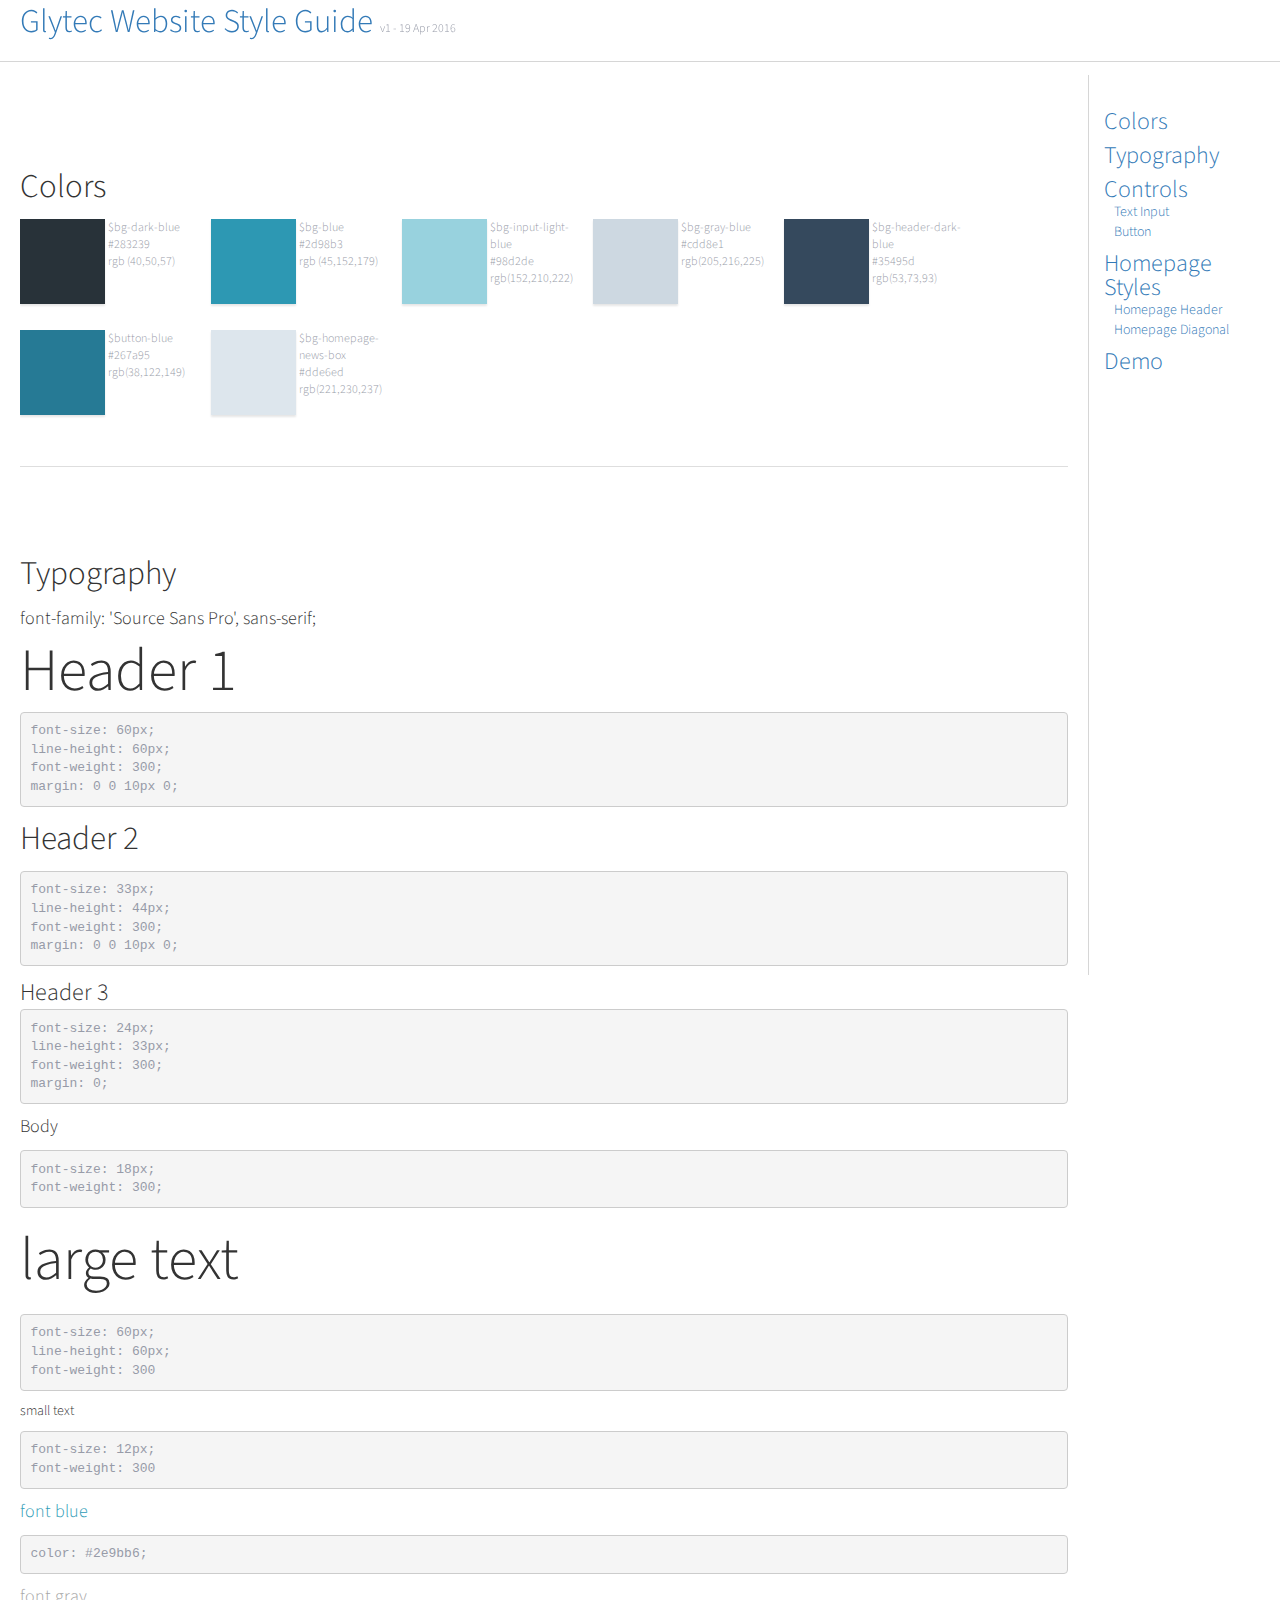
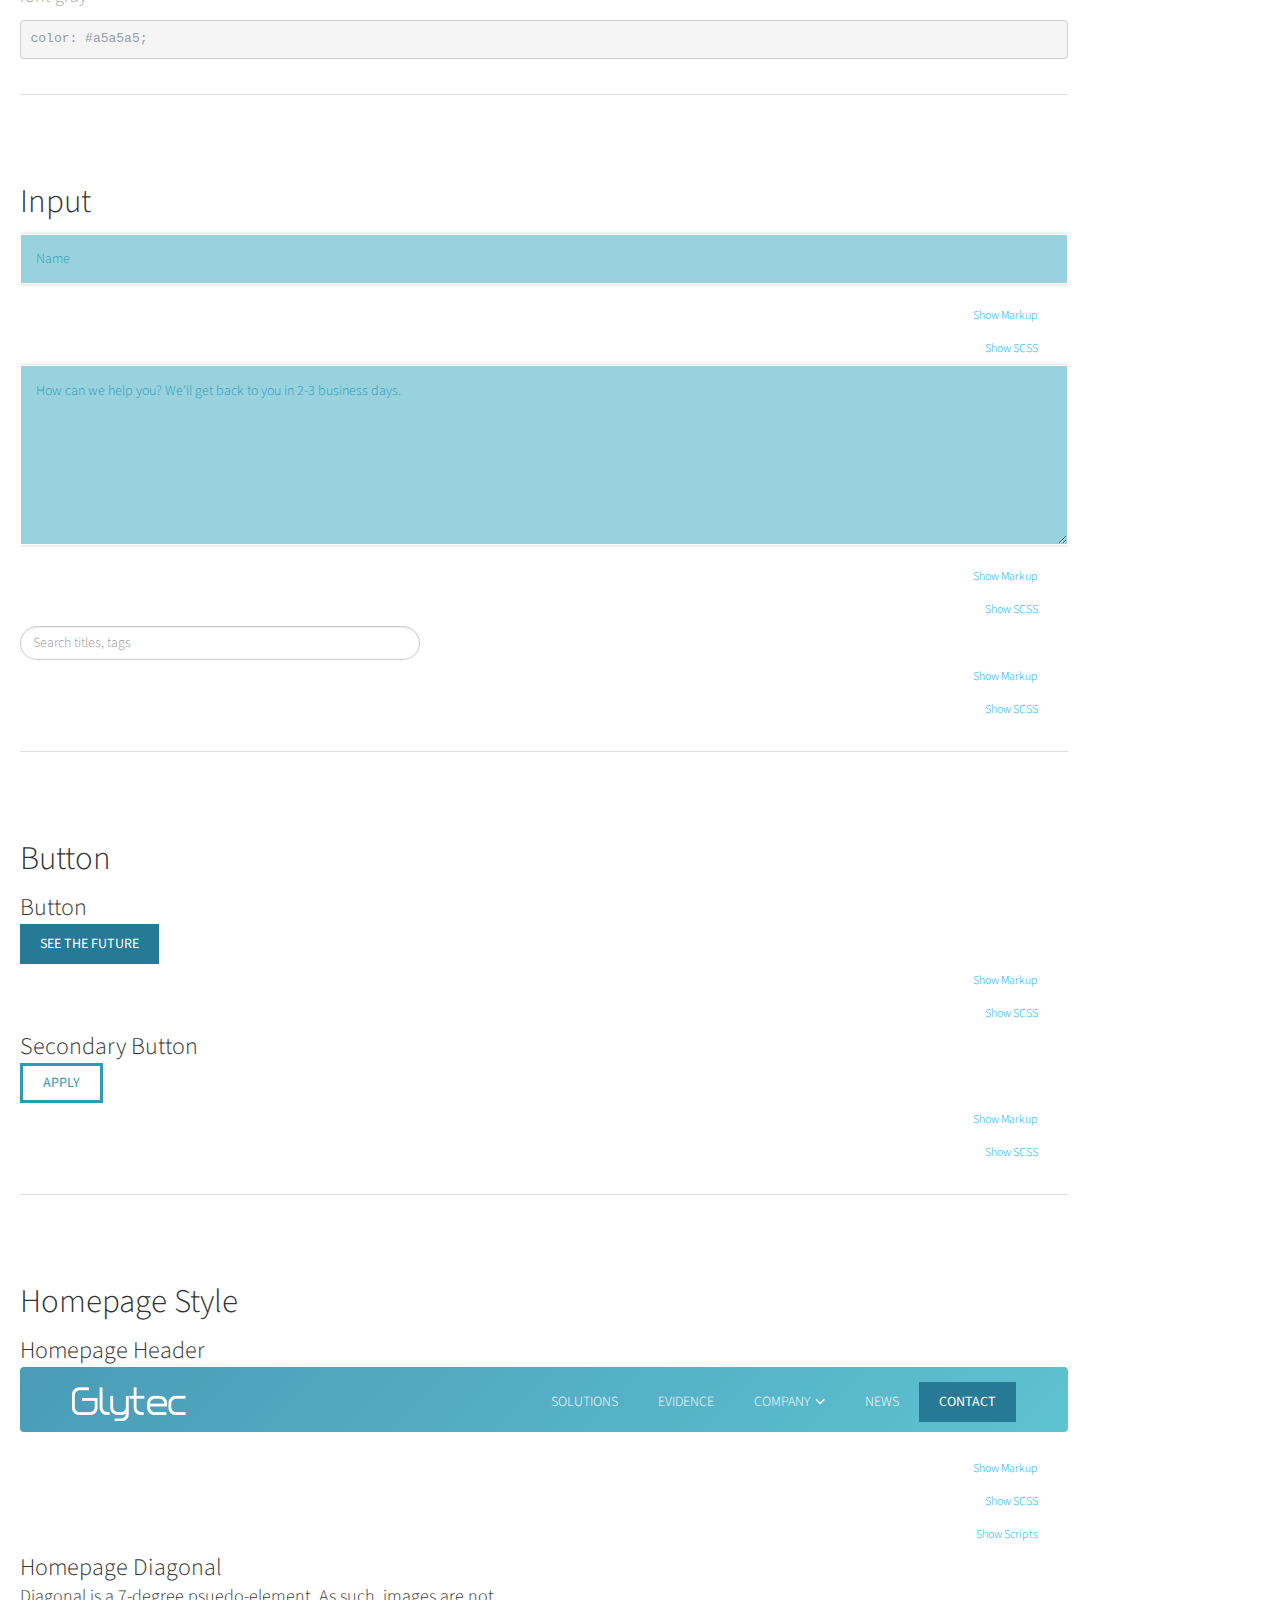
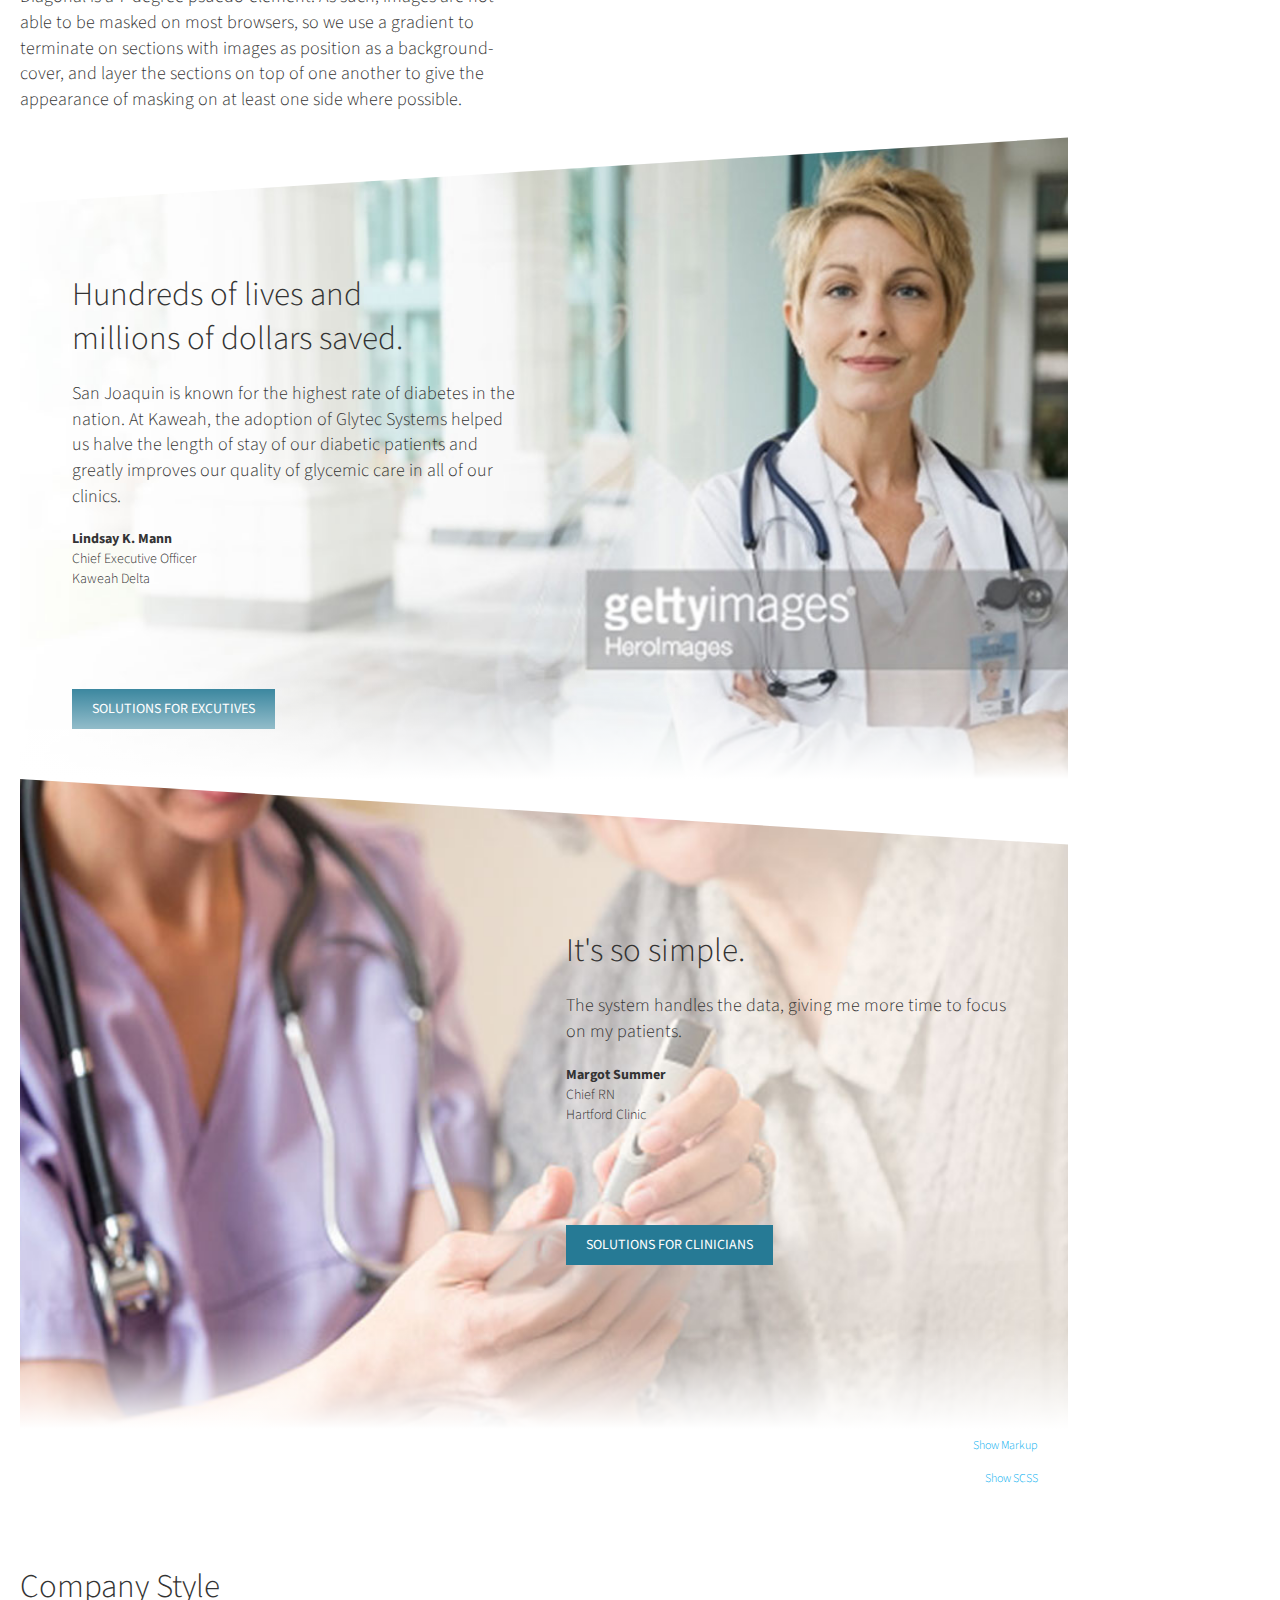
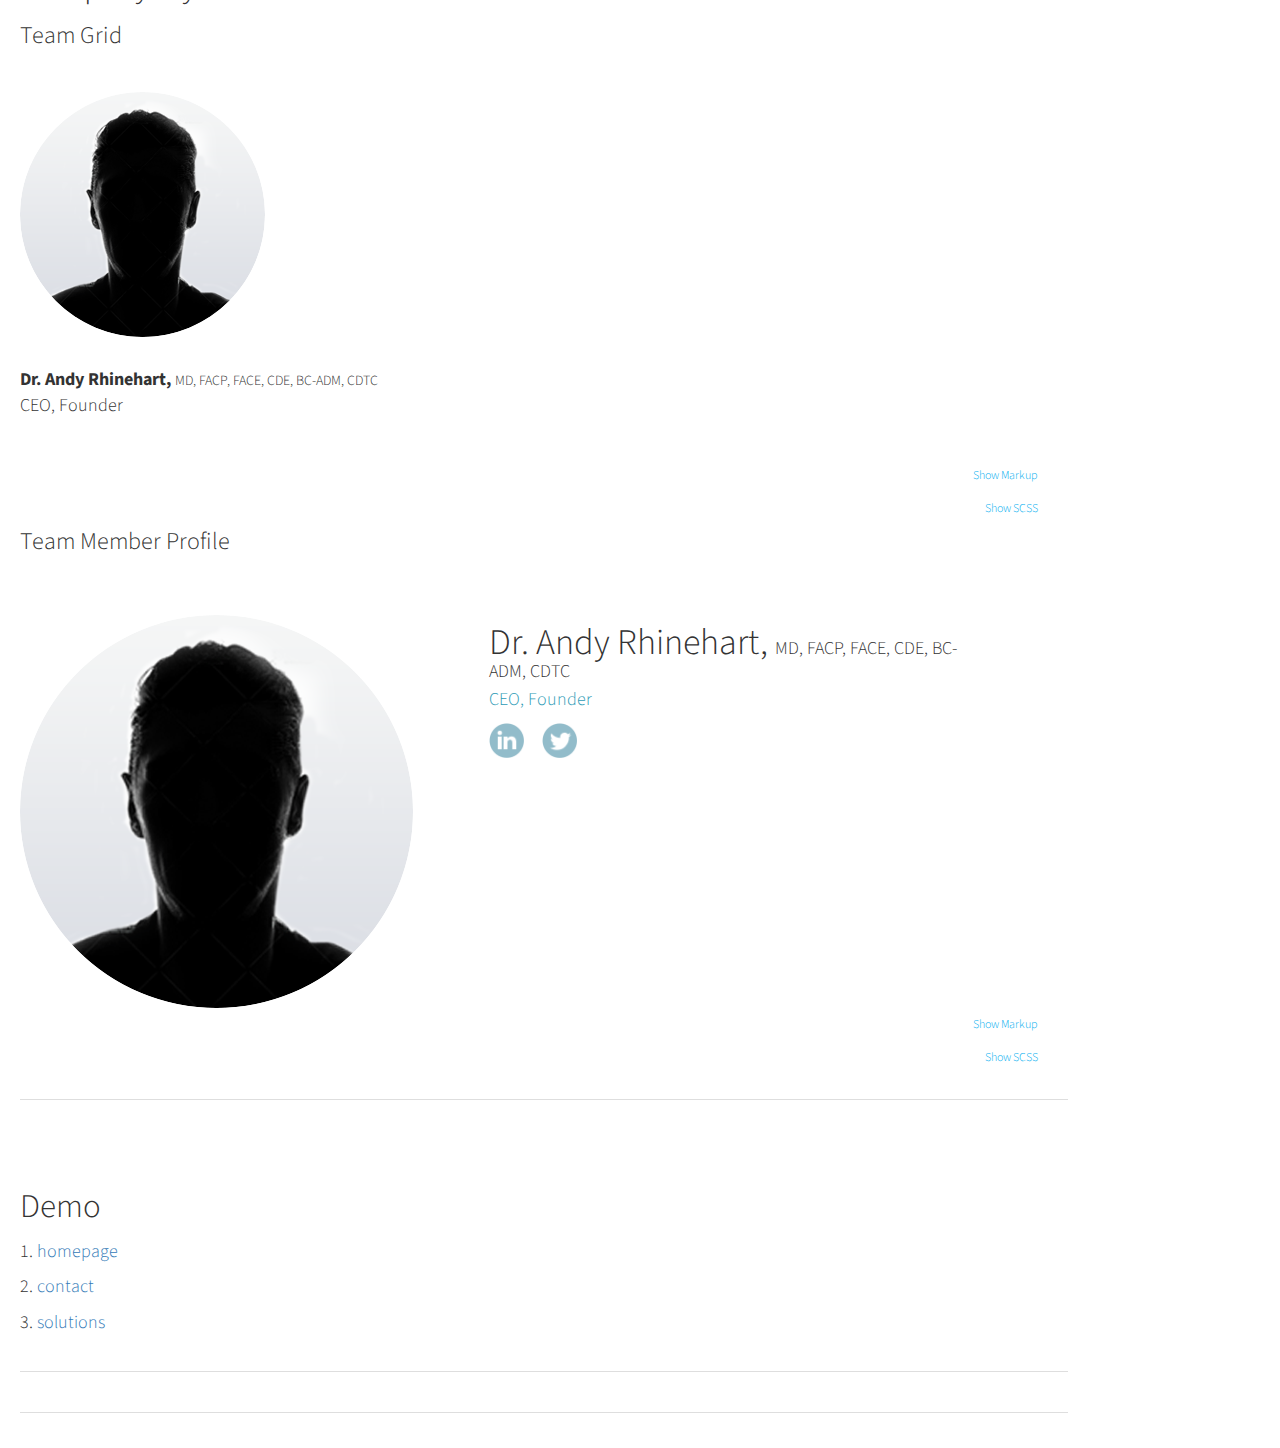
<file: index.html>
<!DOCTYPE html>
<html lang="en-US">
<head>
    <meta http-equiv="Content-Type" content="text/html; charset=UTF-8">
    <title>Glytec Website Style Guide</title>
    <meta name="viewport" content="initial-scale=1, width=device-width">

    <link rel="stylesheet" type="text/css" href="https://maxcdn.bootstrapcdn.com/bootstrap/3.3.6/css/bootstrap.min.css">
    <link rel="stylesheet" href="./assets/css/guide.css" media="screen">
</head>

<body>
    <div class="guide-header">
        <h2><a href="https://github.com/goinvo/glytecGlucommander/">Glytec Website Style Guide</a> <span id="version">v1 - 19 Apr 2016</span></h2>
        <p class="sub-note"><!-- Note: All styles are written with base-20 font-size, where 1rem = 20px. --></p>
    </div>
    <div class="table-contents">
        <ul>
            <!--<li><h3><a href="#introduction">Introduction</a></h3></li>-->
            <li><h3><a href="#colors">Colors</a></h3></li>
            <li><h3><a href="#typography">Typography</a></h3>
                <!--<ul>
                    <li><a href="#typography">Typography</a></li>
                    <li><a href="#icons">Icons</a></li>
                </ul>-->
            </li>
            <li><h3><a href="#controls">Controls</a></h3>
                <ul>
                    <li><a href="#text-input">Text Input</a></li>
                    <li><a href="#buttons">Button</a></li>
                </ul>
            </li>
            <li><h3><a href="#homepage">Homepage Styles</a></h3>
                <ul>
                    <li><a href="#home-menu">Homepage Header</a></li>
                    <li><a href="#home-diagonal">Homepage Diagonal</a></li>
                </ul>
            </li>
            <li><h3><a href="#demo-links" target="_blank">Demo</a></h3></li>
            <li class="toc-end"></li>
        </ul>
    </div>

    <div class="guide">
        <div class="container">
            <!--<div class="guide-section" id="introduction">
                <h2 class="guide-section-title">Introduction</h2>
                <p>Use this style guide as a template to build your html-based style guide.</p>
                <p>
            </div>-->
            <div class="guide-section" id="colors">
                <h2 class="guide-section-title">Colors</h2>
                <div class="component color">
                    <div class="color-block bg-dark-blue"></div>
                    <div class="color-label"><p>$bg-dark-blue <br /> #283239 <br /> rgb (40,50,57)</p></div>
                </div>
                <div class="color">
                    <div class="color-block bg-blue"></div>
                    <div class="color-label"><p>$bg-blue <br /> #2d98b3 <br /> rgb (45,152,179)</p></div>
                </div>
                <div class="color">
                    <div class="color-block bg-input-light-blue"></div>
                    <div class="color-label"><p>$bg-input-light-blue <br /> #98d2de <br /> rgb(152,210,222)</p></div>
                </div>
                <div class="color">
                    <div class="color-block bg-gray-blue"></div>
                    <div class="color-label"><p>$bg-gray-blue <br /> #cdd8e1 <br /> rgb(205,216,225)</p></div>
                </div>
                <div class="color">
                    <div class="color-block bg-header-dark-blue"></div>
                    <div class="color-label"><p>$bg-header-dark-blue <br /> #35495d <br /> rgb(53,73,93)</p></div>
                </div>
                <div class="color">
                    <div class="color-block button-blue"></div>
                    <div class="color-label"><p>$button-blue <br /> #267a95 <br /> rgb(38,122,149)</p></div>
                </div>
                <div class="color">
                    <div class="color-block bg-homepage-news-box"></div>
                    <div class="color-label"><p>$bg-homepage-news-box <br /> #dde6ed <br /> rgb(221,230,237)</p></div>
                </div>
            </div>

            <div class="guide-section" id="typography">
                <h2 class="guide-section-title">Typography</h2>
                <div class="component">
                    <p>font-family: 'Source Sans Pro', sans-serif;

                    </p>
                    <h1>Header 1</h1>
                    <pre>font-size: 60px;
line-height: 60px;
font-weight: 300;
margin: 0 0 10px 0;</pre>
                    <h2>Header 2</h2>
                    <pre>font-size: 33px;
line-height: 44px;
font-weight: 300;
margin: 0 0 10px 0;</pre>
                    <h3>Header 3</h3>
                    <pre>font-size: 24px;
line-height: 33px;
font-weight: 300;
margin: 0;</pre>    
                    <p>Body</p>
                    <pre>font-size: 18px;
font-weight: 300;</pre>    
                    <p class="large-text">large text</p>
                    <pre>font-size: 60px;
line-height: 60px;
font-weight: 300</pre>
                    <p class="small-text">small text</p>
                    <pre>font-size: 12px;
font-weight: 300</pre>
                    <p class="font-blue">font blue</p>
                    <pre>color: #2e9bb6;</pre>
                    <p class="font-gray">font gray</p>
                    <pre>color: #a5a5a5;</pre>
                </div>
            </div>

            <div class="bookmark" id="controls"></div>
            <div class="guide-section" id="text-input">
                <h2 class="guide-section-title">Input</h2>
                <div class="component">
                    <!-- <div class="inputGroup search-box">
                        <div class="label">search</div>
                        <input type="text" placeholder="Search authors, tags" />
                    </div>
                    <h3 class="show_markup">Show Markup</h3>
                    <div class="markup">
                        <script src="https://gist.github.com/jen-p/53285da022a4f5481d0e.js"></script>
                    </div>
                    <h3 class="show_styles">Show LESS</h3>
                    <div class="styles">
                        <script src="https://gist.github.com/jen-p/45458fa8ac05c5580b37.js"></script>
                    </div> -->

                    <div class="inputGroup contact-form">
                        <input type="text" class="form-control" placeholder="Name">
                    </div>
                    <h3 class="show_markup">Show Markup</h3>
                    <div class="markup">
                        <script src="https://gist.github.com/YvonneChow/bb21b1d90bf102297bed46bc8b9dfed6.js"></script>
                    </div>
                    <h3 class="show_styles">Show SCSS</h3>
                    <div class="styles">
                        <script src="https://gist.github.com/YvonneChow/7b681f305811c6bb2f16442079b99b2b.js"></script>
                    </div>

                    <div class="inputGroup contact-form">
                        <textarea  class="form-control" placeholder="How can we help you? We'll get back to you in 2-3 business days."></textarea>
                    </div>
                    <h3 class="show_markup">Show Markup</h3>
                    <div class="markup">
                        <script src="https://gist.github.com/YvonneChow/f6f16a889eea9971e7c6ecf3331dff33.js"></script>
                    </div>
                    <h3 class="show_styles">Show SCSS</h3>
                    <div class="styles">
                        <script src="https://gist.github.com/YvonneChow/cd64e235b1d0a751593de50263620a29.js"></script>
                    </div>
                    <div class="inputGroup">
                        <input type="text" class="form-control search" placeholder="Search titles, tags">
                    </div>
                    <h3 class="show_markup">Show Markup</h3>
                    <div class="markup">
                        <script src="https://gist.github.com/YvonneChow/189e96e609a4d23ecc98428758e4e2d1.js"></script>
                    </div>
                    <h3 class="show_styles">Show SCSS</h3>
                    <div class="styles">
                        <script src="https://gist.github.com/YvonneChow/6344124fc0e0a95aa1649fe6bf70600c.js"></script>
                    </div>
                </div>
            </div>

            <div class="guide-section" id="buttons">
                <h2 class="guide-section-title">Button</h2>
                <div class="component">

                    <h3 class="guide-section-title">Button</h3>

                    <a href="javascript:void(0)" role="button" class="btn btn-primary">SEE THE FUTURE</a>
                    <h3 class="show_markup">Show Markup</h3>
                    <div class="markup">
                        <script src="https://gist.github.com/YvonneChow/d7e8c3234170a52460abc1a60246414f.js"></script>
                    </div>
                    <h3 class="show_styles">Show SCSS</h3>
                    <div class="styles">
                        <script src="https://gist.github.com/YvonneChow/a717d6fbfe24f8c6620ba026a4e34bff.js"></script>
                    </div>

                    <h3 class="guide-section-title">Secondary Button</h3>

                    <a href="javascript:void(0)" role="button" class="btn btn-primary btn-secondary">APPLY</a>
                    <h3 class="show_markup">Show Markup</h3>
                    <div class="markup"> <script src="https://gist.github.com/jen-p/c96f542c8a45f311056a74e77887cac5.js"></script></div>
                    <h3 class="show_styles">Show SCSS</h3>
                    <div class="styles"><script src="https://gist.github.com/jen-p/8522f00738638462d6fe9005f1b61027.js"></script></div>
                </div>
            </div>
            <div class="guide-section" id="homepage">
                <h2 class="guide-section-title">Homepage Style</h2>

                <h3 class="section-title" id="home-menu">Homepage Header</h3>
                 <div class="component">
                    <nav class="navbar navbar-default scrolled">
                      <div class="container-fluid">
                        <!-- Brand and toggle get grouped for better mobile display -->
                        <div class="navbar-header">
                          <button type="button" class="navbar-toggle collapsed" data-toggle="collapse" data-target="#bs-example-navbar-collapse-1" aria-expanded="false">
                            <span class="sr-only">Toggle navigation</span>
                            <span class="icon-bar"></span>
                            <span class="icon-bar"></span>
                            <span class="icon-bar"></span>
                          </button>
                          <a class="navbar-brand" href="website/homepage.html"><img src="assets/images/glytec_logo.png"></a>
                        </div>

                        <!-- Collect the nav links, forms, and other content for toggling -->
                        <div class="collapse navbar-collapse" id="bs-example-navbar-collapse-1">        
                          <ul class="nav navbar-nav navbar-right">
                            <li><a href="website/solutions.html">SOLUTIONS</a></li>
                            <li><a href="javascript:void(0)">EVIDENCE</a></li>
                            <li class="dropdown">
                              <a href="#" class="dropdown-toggle" data-toggle="dropdown" role="button" aria-haspopup="true" aria-expanded="false">COMPANY<span class="glyphicon glyphicon-menu-down"></span></a>
                              <ul class="dropdown-menu">
                                <li><a href="#">OUR TEAM</a></li>
                                <li><a href="#">BOARDS</a></li>
                                <li><a href="#">CAREERS</a></li>
                              </ul>
                            </li>
                            <li><a href="javascript:void(0)">NEWS</a></li>
                            <li class="highlight"><a href="website/contact.html">CONTACT</a></li>
                          </ul>
                        </div><!-- /.navbar-collapse -->
                      </div><!-- /.container-fluid -->
                    </nav>

                    <h3 class="show_markup">Show Markup</h3>
                    <div class="markup">
                        <script src="https://gist.github.com/YvonneChow/bc9391d72a20f80c2b4d922f8e974f21.js"></script>
                    </div>
                    <h3 class="show_styles">Show SCSS</h3>
                    <div class="styles">
                        <script src="https://gist.github.com/YvonneChow/4a1c5d8d996d4018f50d5eb1a2fe2ec8.js"></script>
                    </div>
                    <h3 class="show_JS">Show Scripts</h3>
                    <div class="js">
                        <script src="https://gist.github.com/YvonneChow/fccab7b9276e603c1cd80bb21fbb785f.js"></script>
                    </div>



                    <h3 class="section-title" id="home-diagonal">Homepage Diagonal</h3>
                    <p>Diagonal is a 7-degree psuedo-element. As such, images are not able to be masked on most browsers, so we use a gradient to terminate on sections with images as position as a background-cover, and layer the sections on top of one another to give the appearance of masking on at least one side where possible.</p>
                     <div class="component">
                        <div class="section angle-section solutions" id="solutions-for-excutives">
                            <h2>Hundreds of lives and millions of dollars saved.</h2>
                            <p class="description">San Joaquin is known for the highest rate of diabetes in the nation. At Kaweah, the adoption of Glytec Systems helped us halve the length of stay of our diabetic patients and greatly improves our quality of glycemic care in all of our clinics.</p>
                            <p class="description small-text"><strong>Lindsay K. Mann</strong><br/>Chief Executive Officer<br/>Kaweah Delta</p>
                            <a href="#" role="button" class="btn btn-primary">SOLUTIONS FOR EXCUTIVES</a>
                        </div>
                        <div class="section angle-section solutions" id="solutions-for-clinicians">
                            <div class="pull-right">
                                <h2>It's so simple.</h2>
                                <p class="description">The system handles the data, giving me more time to focus on my patients.</p>
                                <p class="description small-text"><strong>Margot Summer</strong><br/>Chief RN<br/>Hartford Clinic</p>
                                <a href="#" role="button" class="btn btn-primary">SOLUTIONS FOR CLINICIANS</a>
                            </div>
                        </div>

                        <h3 class="show_markup">Show Markup</h3>
                        <div class="markup">
                            <script src="https://gist.github.com/YvonneChow/258c3e20ba627811aa7178c64a42e001.js"></script>
                        </div>
                        <h3 class="show_styles">Show SCSS</h3>
                        <div class="styles">
                            <script src="https://gist.github.com/YvonneChow/d39c06a926af355a80c2e77103edf0a1.js"></script>
                        </div>
                    
                    </div>

            </div>

             <div class="guide-section" id="company">
                <h2 class="guide-section-title">Company Style</h2>

                <h3 class="section-title" id="team-grid">Team Grid</h3>
                <div class="component">
                    <div class="teamMember">
                        <img src="./assets/images/teamMember.png" class="scale-with-grid" />
                        <p class="name">Dr. Andy Rhinehart, <span class="credentials">MD, FACP, FACE, CDE, BC-ADM, CDTC</span></p>
                        <p class="position">CEO, Founder</p>
                    </div>

                    <h3 class="show_markup">Show Markup</h3>
                    <div class="markup"><script src="https://gist.github.com/jen-p/415d0440269bdee5d72eadde15c2fcb2.js"></script></div>
                    <h3 class="show_styles">Show SCSS</h3>
                    <div class="styles"><script src="https://gist.github.com/jen-p/412d41f601aebf01a0514fa3d548ba31.js"></script></div>
                </div>

                <h3 class="section-title" id="team-profile">Team Member Profile</h3>
                <div class="component">
                    <div class="profile">
                        <div class="profileImage">
                            <img src="./assets/images/teamMemberProfile.png" class="scale-with-grid" />
                        </div>
                        <div class="profileName">
                            <p class="name">Dr. Andy Rhinehart, <span class="credentials">MD, FACP, FACE, CDE, BC-ADM, CDTC</span></p>
                            <p class="position">CEO, Founder</p>
                            <div class="contact">
                                <ul>
                                    <li class="linkedIn"></li>
                                    <li class="twitter"></li>
                                </ul>
                            </div>
                        </div>
                    </div>

                    <h3 class="show_markup">Show Markup</h3>
                    <div class="markup"><script src="https://gist.github.com/jen-p/38da8a9e8ea288109139293a44f96ec3.js"></script></div>
                    <h3 class="show_styles">Show SCSS</h3>
                    <div class="styles"><script src="https://gist.github.com/jen-p/3fb7df69d86f7a600a168e7d162c7642.js"></script></div>
                </div>
            </div>

            

            <div class="guide-section" id="demo-links">
                <h2 class="guide-section-title">Demo</h2>
                <p>1. <a href="website/homepage.html" target="_blank">homepage</a></p>
                <p>2. <a href="website/contact.html" target="_blank">contact</a></p>
                <p>3. <a href="website/solutions.html" target="_blank">solutions</a></p>
            </div>
        </div> <!--end container-->
    </div> <!-- end guide -->

    <script src="./assets/js/jquery-1.11.3.min.js" type="text/javascript"></script>
    <script src="https://maxcdn.bootstrapcdn.com/bootstrap/3.3.6/js/bootstrap.min.js"></script>
    <script src="./assets/js/main.js" type="text/javascript"></script>
    <script src="./assets/js/guide.js" type="text/javascript"></script>
</body>
</html>
</file>
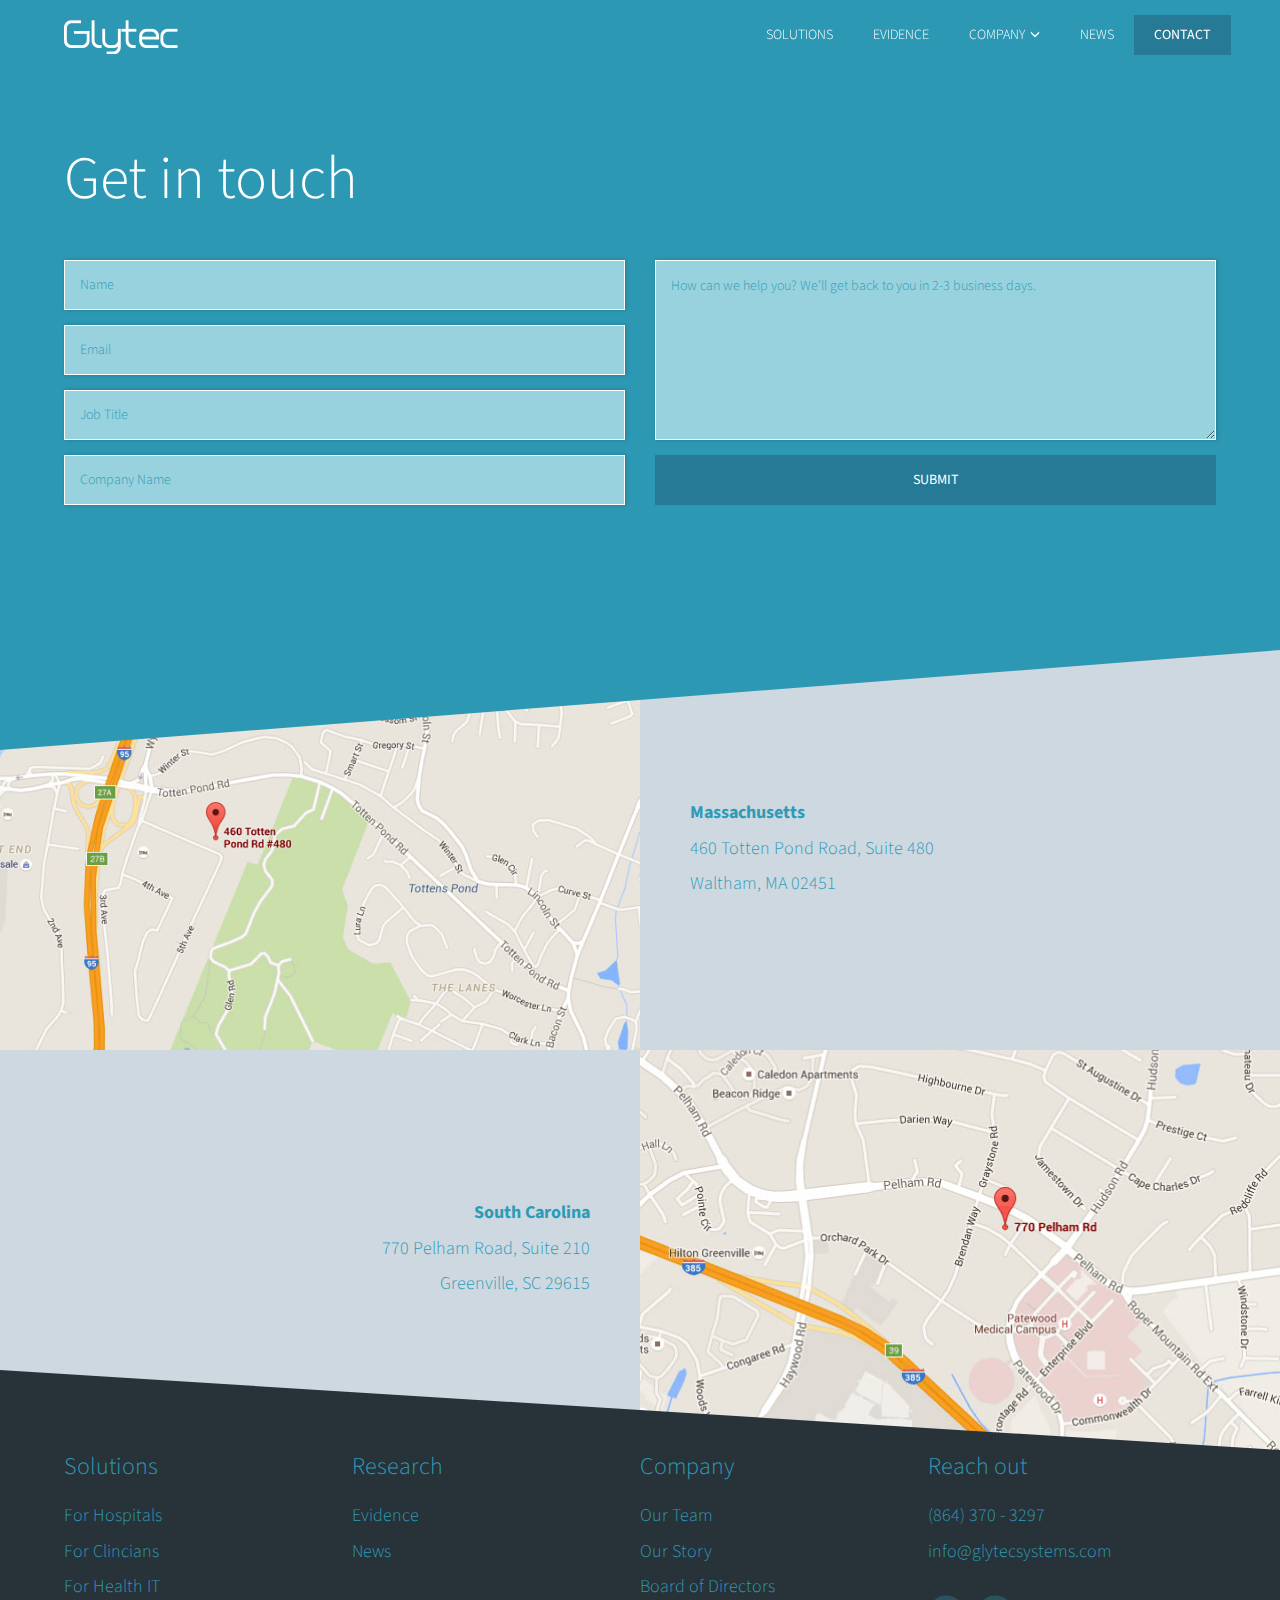
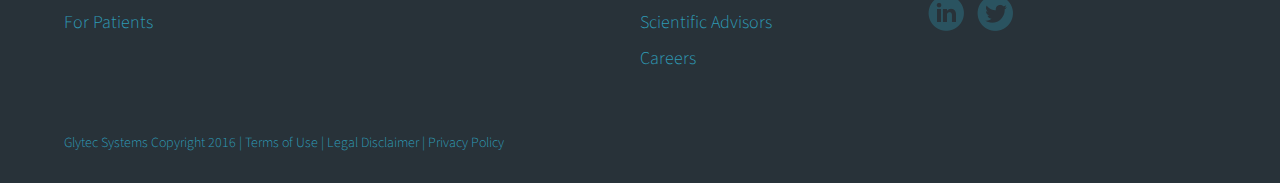
<file: website/contact.html>
<!DOCTYPE html>
<html lang="en">
<head>
	<meta charset="utf-8">
	<meta http-equiv="X-UA-Compatible" content="IE=edge">
	<meta name="viewport" content="width=device-width, initial-scale=1">
	<title>Glytec</title>
	<link rel="stylesheet" type="text/css" href="https://maxcdn.bootstrapcdn.com/bootstrap/3.3.6/css/bootstrap.min.css">
	<link rel="stylesheet" type="text/css" href="../assets/css/contact.css">
</head>

<body>
	<nav class="navbar navbar-default navbar-fixed-top">
	  <div class="container-fluid max-width-wrap contact-page">
	    <!-- Brand and toggle get grouped for better mobile display -->
	    <div class="navbar-header">
	      <button type="button" class="navbar-toggle collapsed" data-toggle="collapse" data-target="#bs-example-navbar-collapse-1" aria-expanded="false">
	        <span class="sr-only">Toggle navigation</span>
	        <span class="icon-bar"></span>
	        <span class="icon-bar"></span>
	        <span class="icon-bar"></span>
	      </button>
	      <a class="navbar-brand" href="homepage.html"><img src="../assets/images/glytec_logo.png"></a>
	    </div>

	    <!-- Collect the nav links, forms, and other content for toggling -->
	    <div class="collapse navbar-collapse" id="bs-example-navbar-collapse-1">	    
	      <ul class="nav navbar-nav navbar-right">
	        <li><a href="solutions.html">SOLUTIONS</a></li>
	        <li><a href="#">EVIDENCE</a></li>
	        <li class="dropdown">
	          <a href="#" class="dropdown-toggle" data-toggle="dropdown" role="button" aria-haspopup="true" aria-expanded="false">COMPANY<span class="glyphicon glyphicon-menu-down"></span></a>
	          <ul class="dropdown-menu">
	            <li><a href="#">OUR TEAM</a></li>
	            <li><a href="#">BOARDS</a></li>
	            <li><a href="#">CAREERS</a></li>
	          </ul>
	        </li>
	        <li><a href="news.html">NEWS</a></li>
	        <li class="highlight"><a href="contact.html">CONTACT</a></li>
	      </ul>
	    </div><!-- /.navbar-collapse -->
	  </div><!-- /.container-fluid -->
	</nav>

	<div class="section contact-form bg-blue">
		<div class="max-width-wrap contact-page">
			<h1 class="font-white">Get in touch</h1>
			<form>
				<div class="container-fluid">
					<div class="row">
						<div class="col-sm-6">
							<input type="text" class="form-control" placeholder="Name">
							<input type="email" class="form-control" placeholder="Email">
							<input type="text" class="form-control" placeholder="Job Title">
							<input type="text" class="form-control" placeholder="Company Name">
						</div>
						<div class="col-sm-6">
							<textarea  class="form-control" placeholder="How can we help you? We'll get back to you in 2-3 business days."></textarea>
							<button type="submit" class="btn btn-default">SUBMIT</button>
						</div>
					</div>
				</div>
			</form>
		</div>
	</div>
	<div class="angle-section contact-address bg-gray-blue">
		<div class="container-fluid font-blue">
			<div class="row">
				<div class="col-sm-6 map-ma">
				</div>
				<div class="col-sm-6 address">
					<p><strong>Massachusetts</strong></p>
					<p>460 Totten Pond Road, Suite 480</p>
					<p>Waltham, MA 02451</p>
				</div>
			</div>
			<div class="row">
				<div class="col-sm-6 address">
					<p><strong>South Carolina</strong></p>
					<p>770 Pelham Road, Suite 210</p>
					<p>Greenville, SC 29615</p>
				</div>
				<div class="col-sm-6 map-sc">
				</div>
			</div>
		</div>
	</div>
	<div class="angle-section footer bg-dark-blue">
		<div class="max-width-wrap contact-page">
			<div class="container-fluid">
				<div class="row">
					<div class="col-sm-3">
						<h3>Solutions</h3>
						<p><a href="#">For Hospitals</a></p>
						<p><a href="#">For Clincians</a></p>
						<p><a href="#">For Health IT</a></p>
						<p><a href="#">For Patients</a></p>
					</div>
					<div class="col-sm-3">
						<h3>Research</h3>
						<p><a href="#">Evidence</a></p>
						<p><a href="#">News</a></p>
					</div>
					<div class="col-sm-3">
						<h3>Company</h3>
						<p><a href="#">Our Team</a></p>
						<p><a href="#">Our Story</a></p>
						<p><a href="#">Board of Directors</a></p>
						<p><a href="#">Scientific Advisors</a></p>
						<p><a href="#">Careers</a></p>
					</div>
					<div class="col-sm-3">
						<h3>Reach out</h3>
						<p>(864) 370 - 3297</p></p>
						<p><a href="mailto:info@glytecsystems.com">info@glytecsystems.com</a></p>
						<a href="#"><img src="../assets/images/linkedin_icon.png"></a>&nbsp;&nbsp;&nbsp;
						<a href="#"><img src="../assets/images/twitter_icon.png"></a>
					</div>
				</div>
			</div>	
			<p class="footer-link small-text">Glytec Systems Copyright 2016 | <a href="#">Terms of Use</a> | <a href="#">Legal Disclaimer</a> | <a href="#">Privacy Policy</a></p>
		</div>
	</div>
<script src="https://cdnjs.cloudflare.com/ajax/libs/jquery/2.2.2/jquery.js"></script>
<script src="https://maxcdn.bootstrapcdn.com/bootstrap/3.3.6/js/bootstrap.min.js"></script>
<script src="../assets/js/page.js"></script>
</body>
</file>
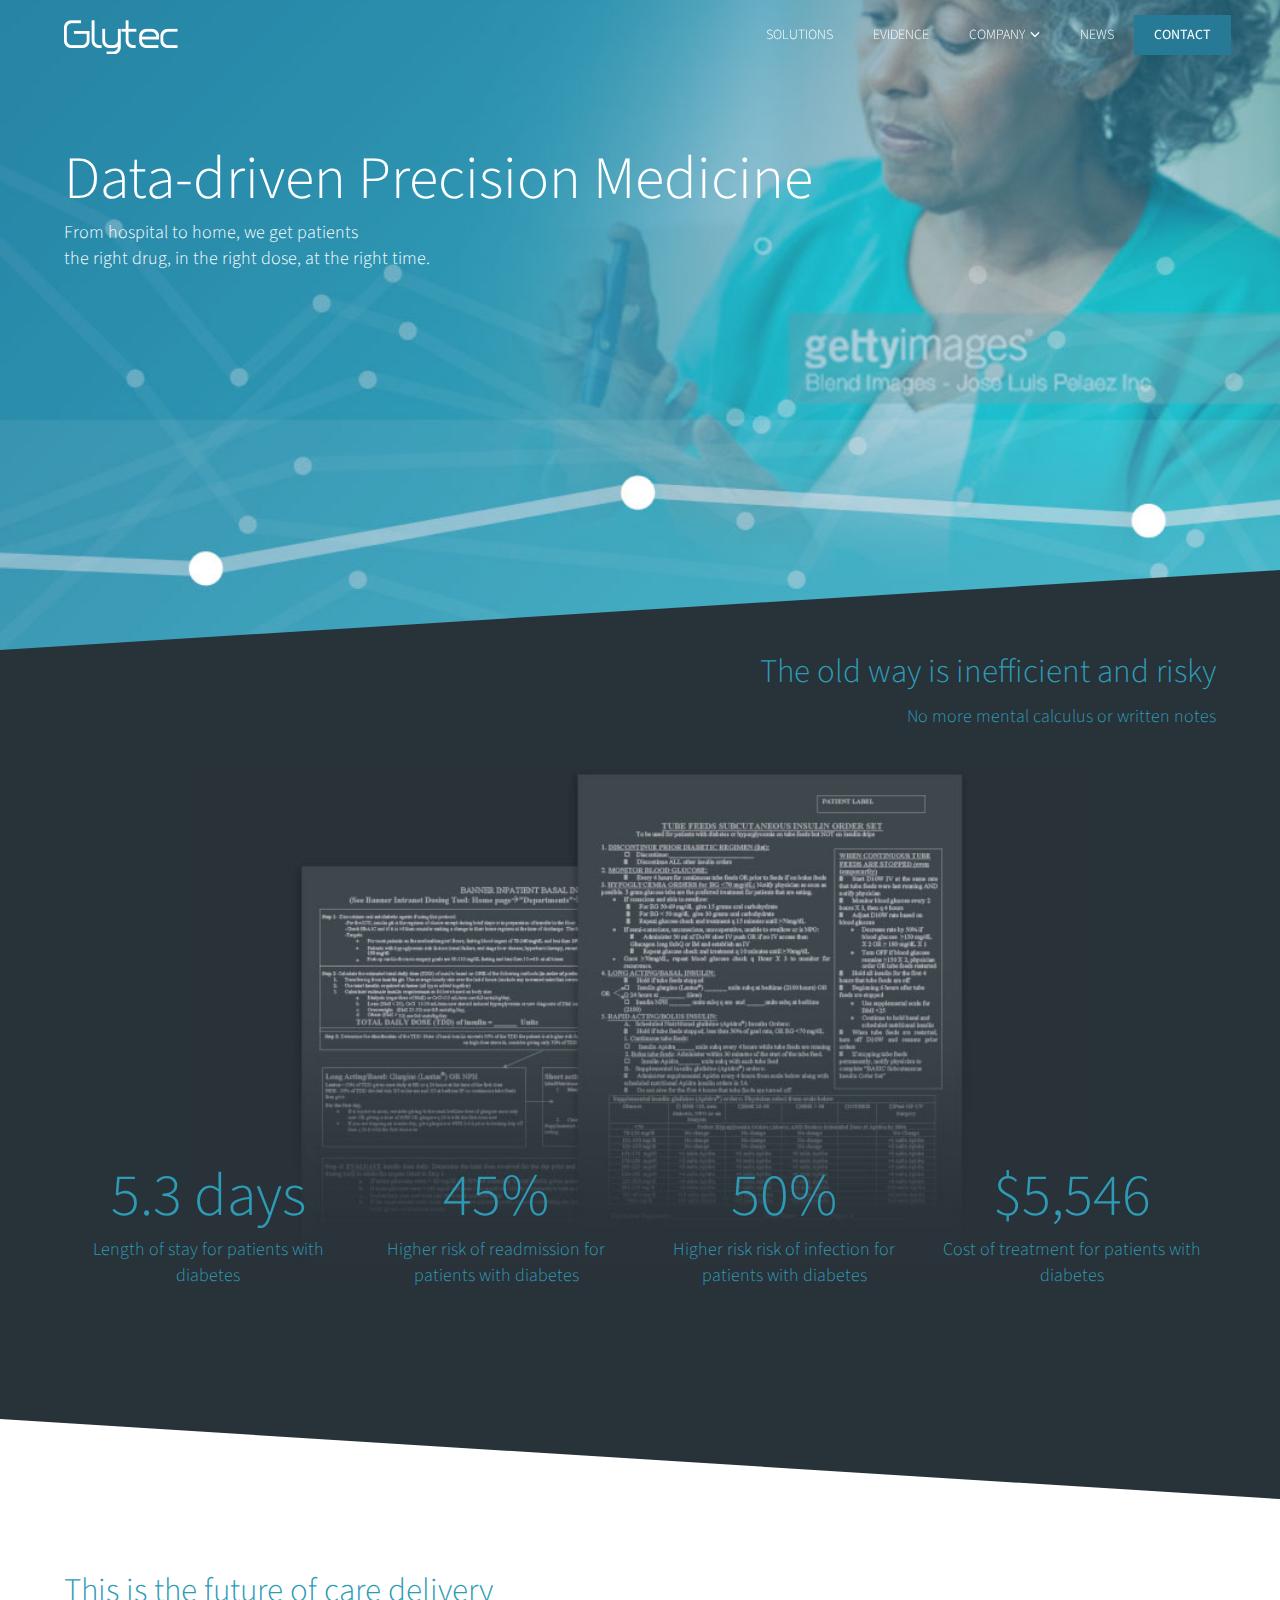
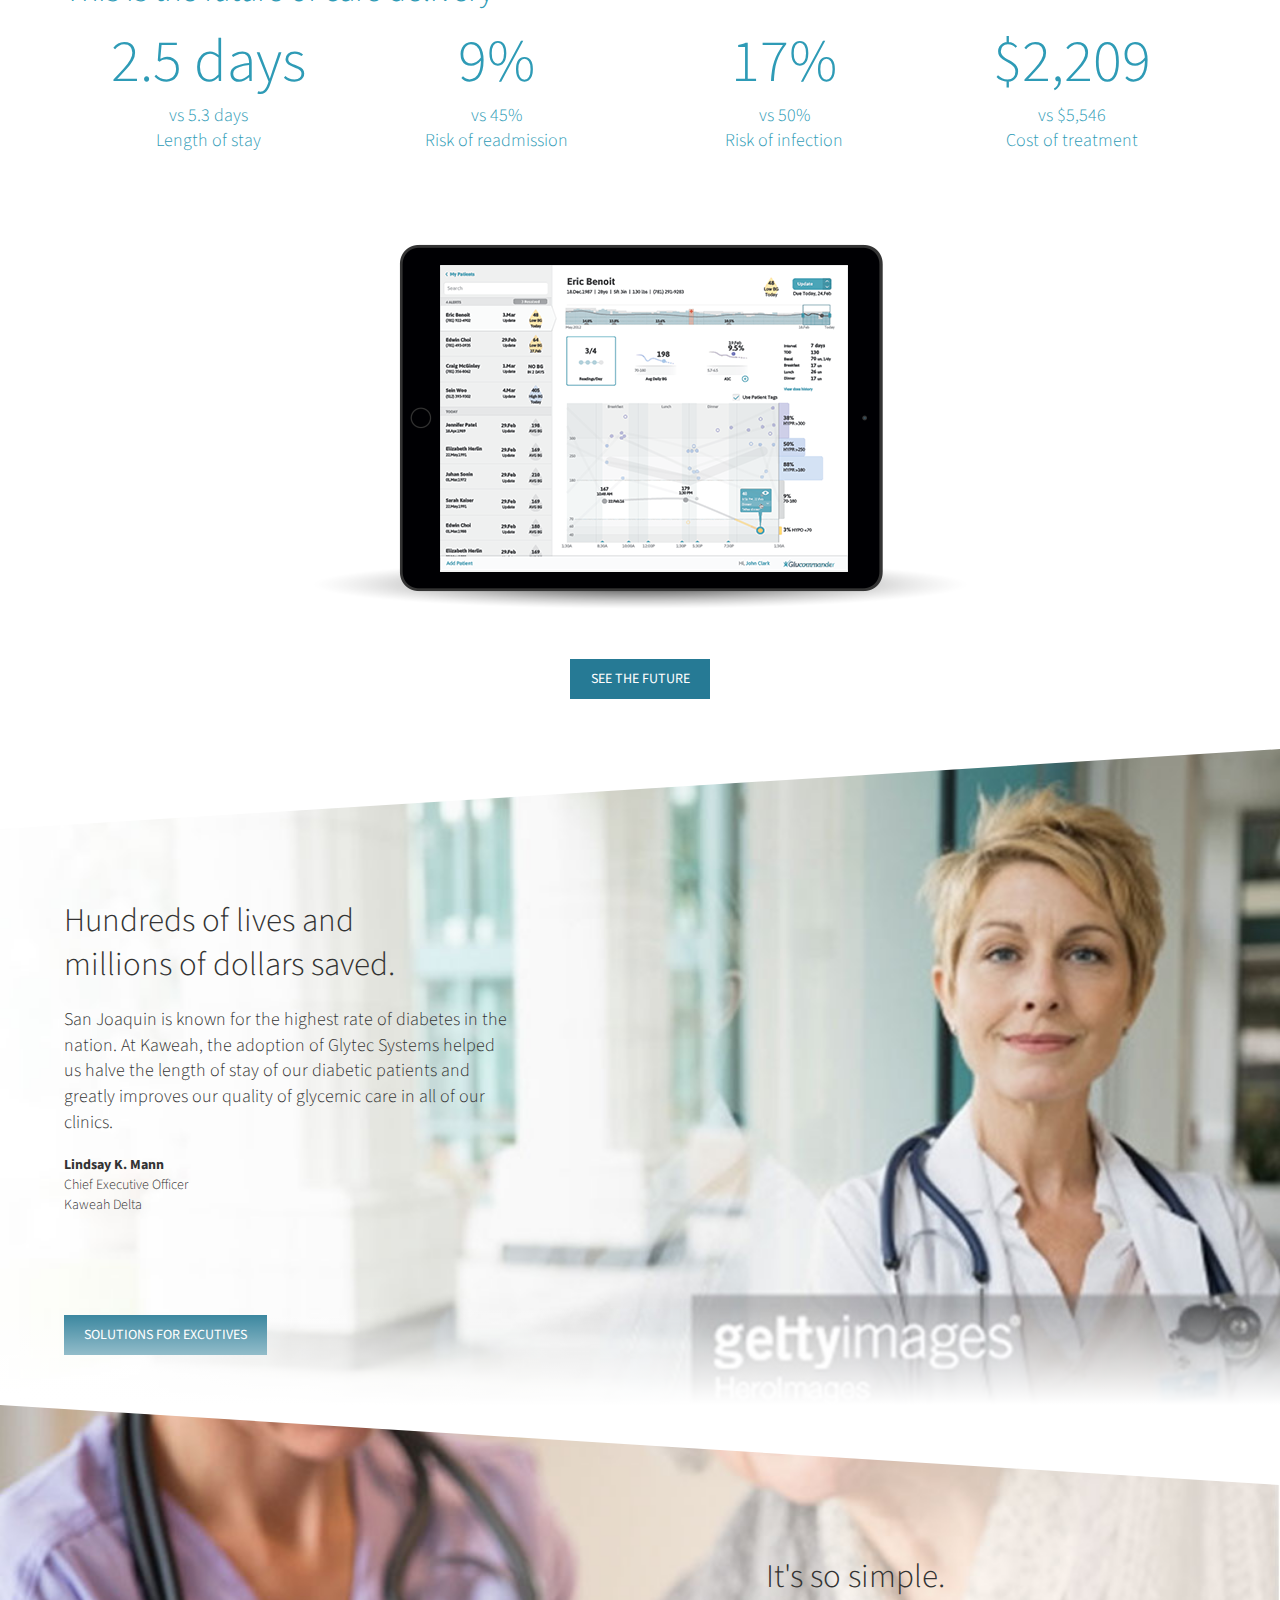
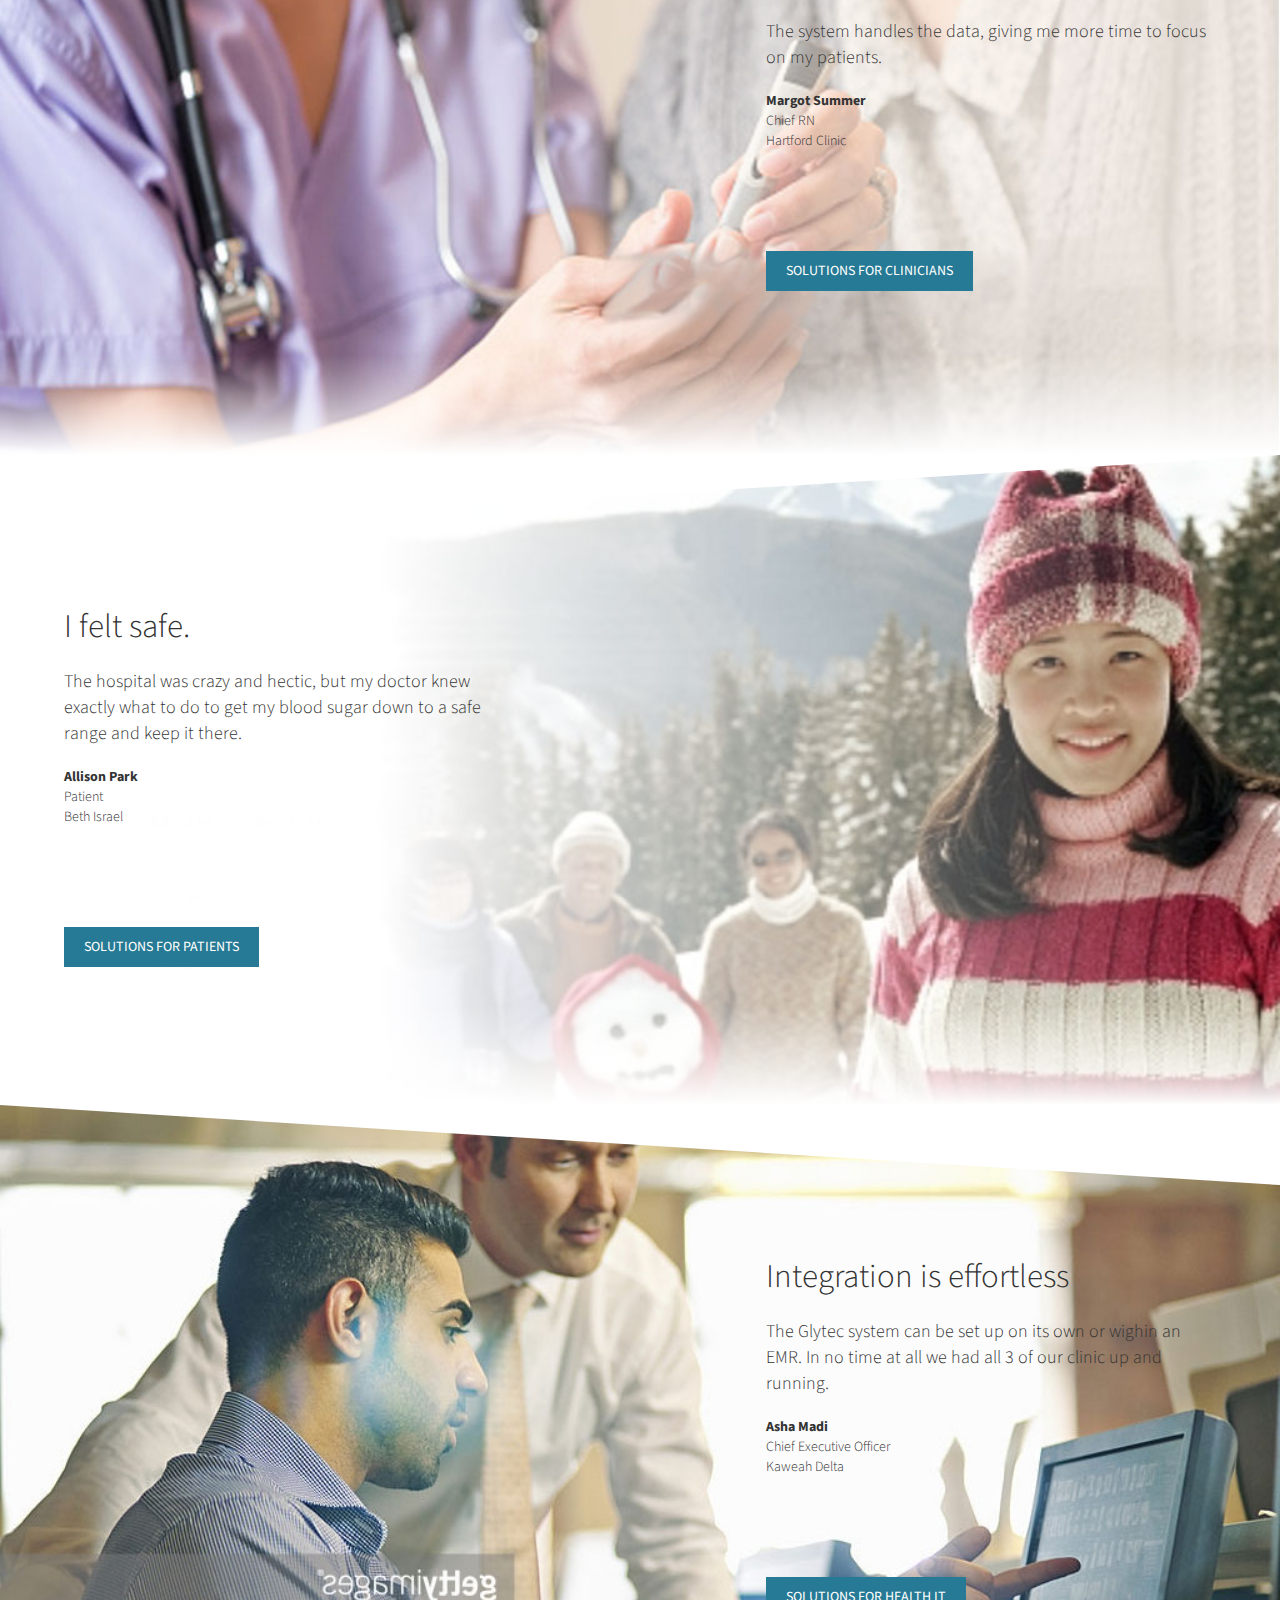
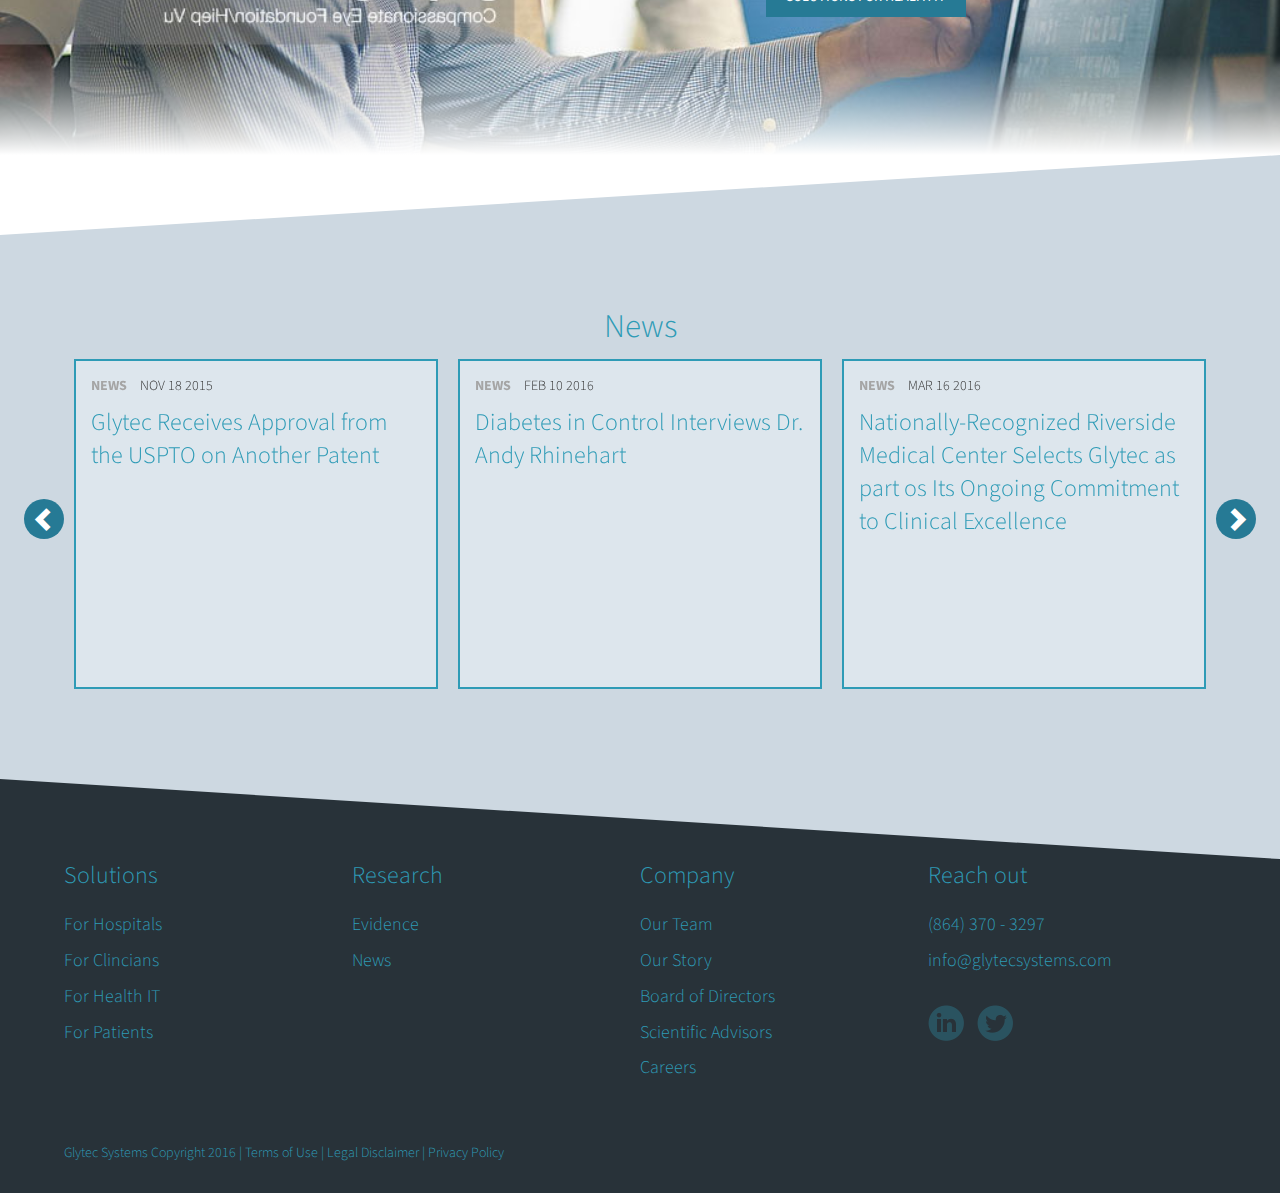
<file: website/homepage.html>
<!DOCTYPE html>
<html lang="en">
<head>
	<meta charset="utf-8">
	<meta http-equiv="X-UA-Compatible" content="IE=edge">
	<meta name="viewport" content="width=device-width, initial-scale=1">
	<title>Glytec</title>
	<link rel="stylesheet" type="text/css" href="https://maxcdn.bootstrapcdn.com/bootstrap/3.3.6/css/bootstrap.min.css">
	<link rel="stylesheet" type="text/css" href="../assets/css/homepage.css">
</head>

<body>
	<nav class="navbar navbar-default navbar-fixed-top">
	  <div class="container-fluid max-width-wrap">
	    <!-- Brand and toggle get grouped for better mobile display -->
	    <div class="navbar-header">
	      <button type="button" class="navbar-toggle collapsed" data-toggle="collapse" data-target="#bs-example-navbar-collapse-1" aria-expanded="false">
	        <span class="sr-only">Toggle navigation</span>
	        <span class="icon-bar"></span>
	        <span class="icon-bar"></span>
	        <span class="icon-bar"></span>
	      </button>
	      <a class="navbar-brand" href="homepage.html"><img src="../assets/images/glytec_logo.png"></a>
	    </div>

	    <!-- Collect the nav links, forms, and other content for toggling -->
	    <div class="collapse navbar-collapse" id="bs-example-navbar-collapse-1">	    
	      <ul class="nav navbar-nav navbar-right">
	        <li><a href="solutions.html">SOLUTIONS</a></li>
	        <li><a href="#">EVIDENCE</a></li>
	        <li class="dropdown">
	          <a href="#" class="dropdown-toggle" data-toggle="dropdown" role="button" aria-haspopup="true" aria-expanded="false">COMPANY<span class="glyphicon glyphicon-menu-down"></span></a>
	          <ul class="dropdown-menu">
	            <li><a href="#">OUR TEAM</a></li>
	            <li><a href="#">BOARDS</a></li>
	            <li><a href="#">CAREERS</a></li>
	          </ul>
	        </li>
	        <li><a href="#">NEWS</a></li>
	        <li class="highlight"><a href="contact.html">CONTACT</a></li>
	      </ul>
	    </div><!-- /.navbar-collapse -->
	  </div><!-- /.container-fluid -->
	</nav>
	<div class="hero-section section">
		<div class="hero-title font-white max-width-wrap">
			<h1>Data-driven Precision Medicine</h1>
			<p>From hospital to home, we get patients <br/>the right drug, in the right dose, at the right time.</p>
		</div>
	</div>
	<div class="section angle-section bg-dark-blue" id="the-old-way">
		<div class="max-width-wrap">
			<h2 class="text-right font-blue">The old way is inefficient and risky</h2>
			<p class="text-right font-blue">No more mental calculus or written notes</p>
			<img src="../assets/images/the_old_way.jpg">
			<div class="container-fluid performance-number">
				<div class="row">
					<div class="col-sm-3">
						<h1 class="large-text font-blue">5.3 days</h1>
						<p class="font-blue">Length of stay for patients with diabetes</p>
					</div>
					<div class="col-sm-3">
						<h1 class="large-text font-blue">45%</h1>
						<p class="font-blue">Higher risk of readmission for patients with diabetes</p>
					</div>
					<div class="col-sm-3">
						<h1 class="large-text font-blue">50%</h1>
						<p class="font-blue">Higher risk risk of infection for patients with diabetes</p>
					</div>
					<div class="col-sm-3">
						<h1 class="large-text font-blue">$5,546</h1>
						<p class="font-blue">Cost of treatment for patients with diabetes</p>
					</div>
				</div>
			</div>
		</div>
	</div>
	<div class="section angle-section" id="the-future">
		<div class="max-width-wrap">
			<h2 class="font-blue">This is the future of care delivery</h2>
			<div class="container-fluid performance-number">
				<div class="row">
					<div class="col-sm-3">
						<h1 class="large-text font-blue">2.5 days</h1>
						<p class="font-blue">vs 5.3 days<br/>Length of stay</p>
					</div>
					<div class="col-sm-3">
						<h1 class="large-text font-blue">9%</h1>
						<p class="font-blue">vs 45%<br/>Risk of readmission</p>
					</div>
					<div class="col-sm-3">
						<h1 class="large-text font-blue">17%</h1>
						<p class="font-blue">vs 50%<br/>Risk of infection</p>
					</div>
					<div class="col-sm-3">
						<h1 class="large-text font-blue">$2,209</h1>
						<p class="font-blue">vs $5,546<br/>Cost of treatment</p>
					</div>
				</div>
			</div> 
			<img src="../assets/images/the_future.png"/>
			<a href="#" role="button" class="btn btn-primary">SEE THE FUTURE</a>
		</div>
	</div>
	<div class="section angle-section solutions" id="solutions-for-excutives">
		<div class="max-width-wrap">
			<h2>Hundreds of lives and millions of dollars saved.</h2>
			<p class="description">San Joaquin is known for the highest rate of diabetes in the nation. At Kaweah, the adoption of Glytec Systems helped us halve the length of stay of our diabetic patients and greatly improves our quality of glycemic care in all of our clinics.</p>
			<p class="description small-text"><strong>Lindsay K. Mann</strong><br/>Chief Executive Officer<br/>Kaweah Delta</p>
			<a href="#" role="button" class="btn btn-primary">SOLUTIONS FOR EXCUTIVES</a>
		</div>
	</div>
	<div class="section angle-section solutions" id="solutions-for-clinicians">
		<div class="max-width-wrap">
			<div class="pull-right">
				<h2>It's so simple.</h2>
				<p class="description">The system handles the data, giving me more time to focus on my patients.</p>
				<p class="description small-text"><strong>Margot Summer</strong><br/>Chief RN<br/>Hartford Clinic</p>
				<a href="#" role="button" class="btn btn-primary">SOLUTIONS FOR CLINICIANS</a>
			</div>
		</div>
	</div>
	<div class="section angle-section solutions" id="solutions-for-patients">
		<div class="max-width-wrap">
			<h2>I felt safe.</h2>
			<p class="description">The hospital was crazy and hectic, but my doctor knew exactly what to do to get my blood sugar down to a safe range and keep it there.</p>
			<p class="description small-text"><strong>Allison Park</strong><br/>Patient<br/>Beth Israel</p>
			<a href="#" role="button" class="btn btn-primary">SOLUTIONS FOR PATIENTS</a>
		</div>
	</div>
	<div class="section angle-section solutions" id="solutions-for-healthit">
		<div class="max-width-wrap">
			<div class="pull-right">
				<h2>Integration is effortless</h2>
				<p class="description">The Glytec system can be set up on its own or wighin an EMR. In no time at all we had all 3 of our clinic up and running.</p>
				<p class="description small-text"><strong>Asha Madi</strong><br/>Chief Executive Officer<br/>Kaweah Delta</p>
				<a href="#" role="button" class="btn btn-primary">SOLUTIONS FOR HEALTH IT</a>
			</div>
		</div>
	</div>
	<div class="section angle-section bg-gray-blue" id="news">
		<h2 class="font-blue text-center">News</h2>
		<div class="carousel slide desktop max-width-wrap" data-ride="carousel" id="homepage-news-carousel">
			<div class="carousel-inner" role="listbox">
				<div class="item active container-fluid">
					<div class="row">
						<div class="col-sm-4">
							<div class="news-box">
								<p class="small-text"><strong class="font-gray">NEWS </strong>NOV 18 2015</p>
								<a href="#"><h3 class="font-blue">Glytec Receives Approval from the USPTO on Another Patent</h3></a>
							</div>
						</div>
						<div class="col-sm-4">
							<div class="news-box">
								<p class="small-text"><strong class="font-gray">NEWS </strong>FEB 10 2016</p>
								<a href="#"><h3 class="font-blue">Diabetes in Control Interviews Dr. Andy Rhinehart</h3></a>
							</div>
						</div>
						<div class="col-sm-4">
							<div class="news-box">
								<p class="small-text"><strong class="font-gray">NEWS </strong>MAR 16 2016</p>
								<a href="#"><h3 class="font-blue">Nationally-Recognized Riverside Medical Center Selects Glytec as part os Its Ongoing Commitment to Clinical Excellence</h3></a>
							</div>
						</div>
					</div>
				</div>
				<div class="item container-fluid">
					<div class="row">
						<div class="col-sm-4">
							<div class="news-box">
								<p class="small-text"><strong class="font-gray">NEWS </strong>NOV 18 2015</p>
								<a href="#"><h3 class="font-blue">Glytec Receives Approval from the USPTO on Another Patent</h3></a>
							</div>
						</div>
						<div class="col-sm-4">
							<div class="news-box">
								<p class="small-text"><strong class="font-gray">NEWS </strong>FEB 10 2016</p>
								<a href="#"><h3 class="font-blue">Diabetes in Control Interviews Dr. Andy Rhinehart</h3></a>
							</div>
						</div>
						<div class="col-sm-4">
							<div class="news-box">
								<p class="small-text"><strong class="font-gray">NEWS </strong>MAR 16 2016</p>
								<a href="#"><h3 class="font-blue">Nationally-Recognized Riverside Medical Center Selects Glytec as part os Its Ongoing Commitment to Clinical Excellence</h3></a>
							</div>
						</div>
					</div>
				</div>
			</div>
			<a href="#homepage-news-carousel" class="left carousel-control" role="button" data-slide="prev">
				<span class="glyphicon glyphicon-chevron-left" aria-hidden="true"></span>
			</a>
			<a href="#homepage-news-carousel" class="right carousel-control" role="button" data-slide="next">
				<span class="glyphicon glyphicon-chevron-right" aria-hidden="true"></span>
			</a>
		</div>
		<div class="carousel slide mobile" data-ride="carousel" id="homepage-news-carousel-mobile">
			<div class="carousel-inner" role="listbox">
				<div class="item active">
					<div class="news-box">
						<p class="small-text"><strong class="font-gray">NEWS </strong>NOV 18 2015</p>
						<a href="#"><h3 class="font-blue">Glytec Receives Approval from the USPTO on Another Patent</h3></a>
					</div>
				</div>
				<div class="item">
					<div class="news-box">
						<p class="small-text"><strong class="font-gray">NEWS </strong>FEB 10 2016</p>
						<a href="#"><h3 class="font-blue">Diabetes in Control Interviews Dr. Andy Rhinehart</h3></a>
					</div>
				</div>
				<div class="item">
					<div class="news-box">
						<p class="small-text"><strong class="font-gray">NEWS </strong>MAR 16 2016</p>
						<a href="#"><h3 class="font-blue">Nationally-Recognized Riverside Medical Center Selects Glytec as part os Its Ongoing Commitment to Clinical Excellence</h3></a>
					</div>
				</div>
			</div>
			<a href="#homepage-news-carousel-mobile" class="left carousel-control" role="button" data-slide="prev">
				<span class="glyphicon glyphicon-chevron-left" aria-hidden="true"></span>
			</a>
			<a href="#homepage-news-carousel-mobile" class="right carousel-control" role="button" data-slide="next">
				<span class="glyphicon glyphicon-chevron-right" aria-hidden="true"></span>
			</a>
		</div>
	</div>
	<div class="angle-section footer bg-dark-blue">
		<div class="max-width-wrap">
			<div class="container-fluid">
				<div class="row">
					<div class="col-sm-3">
						<h3>Solutions</h3>
						<p><a href="#">For Hospitals</a></p>
						<p><a href="#">For Clincians</a></p>
						<p><a href="#">For Health IT</a></p>
						<p><a href="#">For Patients</a></p>
					</div>
					<div class="col-sm-3">
						<h3>Research</h3>
						<p><a href="#">Evidence</a></p>
						<p><a href="#">News</a></p>
					</div>
					<div class="col-sm-3">
						<h3>Company</h3>
						<p><a href="#">Our Team</a></p>
						<p><a href="#">Our Story</a></p>
						<p><a href="#">Board of Directors</a></p>
						<p><a href="#">Scientific Advisors</a></p>
						<p><a href="#">Careers</a></p>
					</div>
					<div class="col-sm-3">
						<h3>Reach out</h3>
						<p>(864) 370 - 3297</p></p>
						<p><a href="mailto:info@glytecsystems.com">info@glytecsystems.com</a></p>
						<a href="#"><img src="../assets/images/linkedin_icon.png"></a>&nbsp;&nbsp;&nbsp;
						<a href="#"><img src="../assets/images/twitter_icon.png"></a>
					</div>
				</div>
			</div>	
			<p class="footer-link small-text">Glytec Systems Copyright 2016 | <a href="#">Terms of Use</a> | <a href="#">Legal Disclaimer</a> | <a href="#">Privacy Policy</a></p>
		</div>
	</div>
<script src="https://cdnjs.cloudflare.com/ajax/libs/jquery/2.2.2/jquery.js"></script>
<script src="https://maxcdn.bootstrapcdn.com/bootstrap/3.3.6/js/bootstrap.min.js"></script>
<script src="../assets/js/page.js"></script>
</body>
</file>
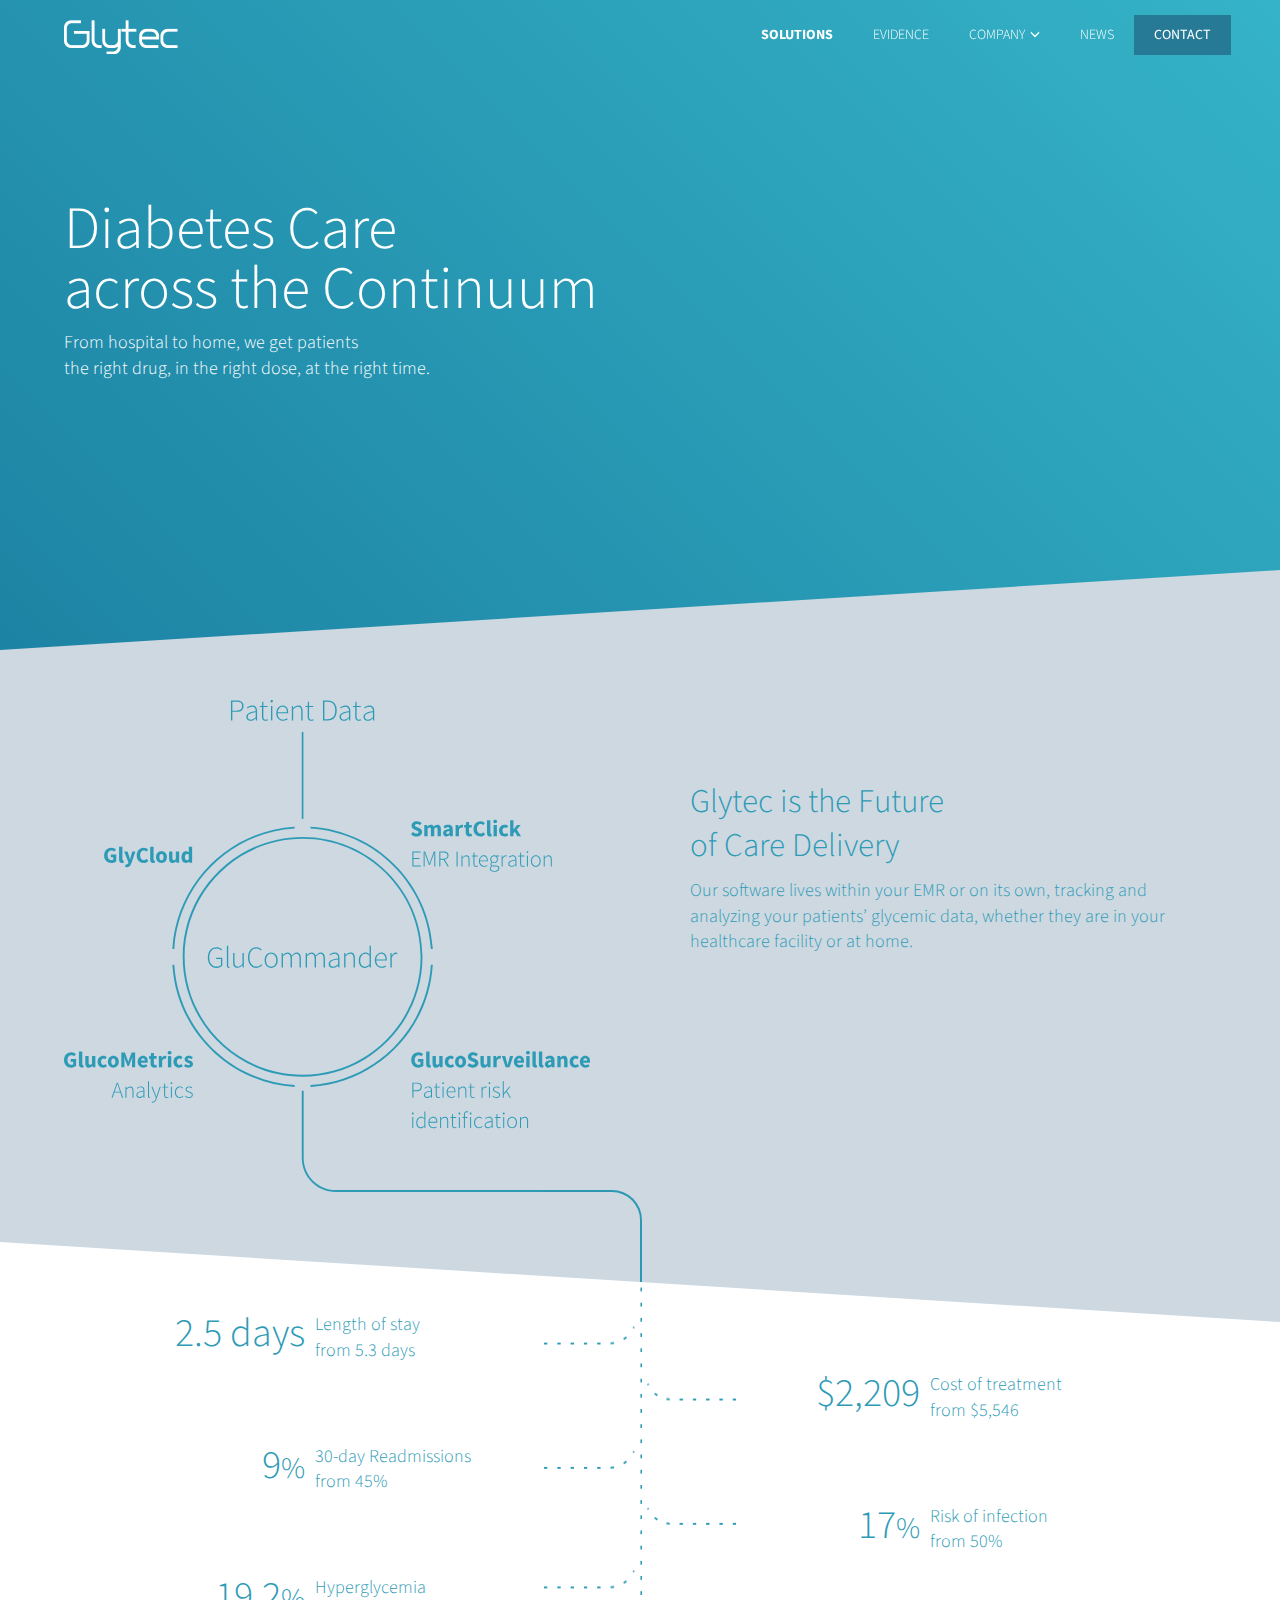
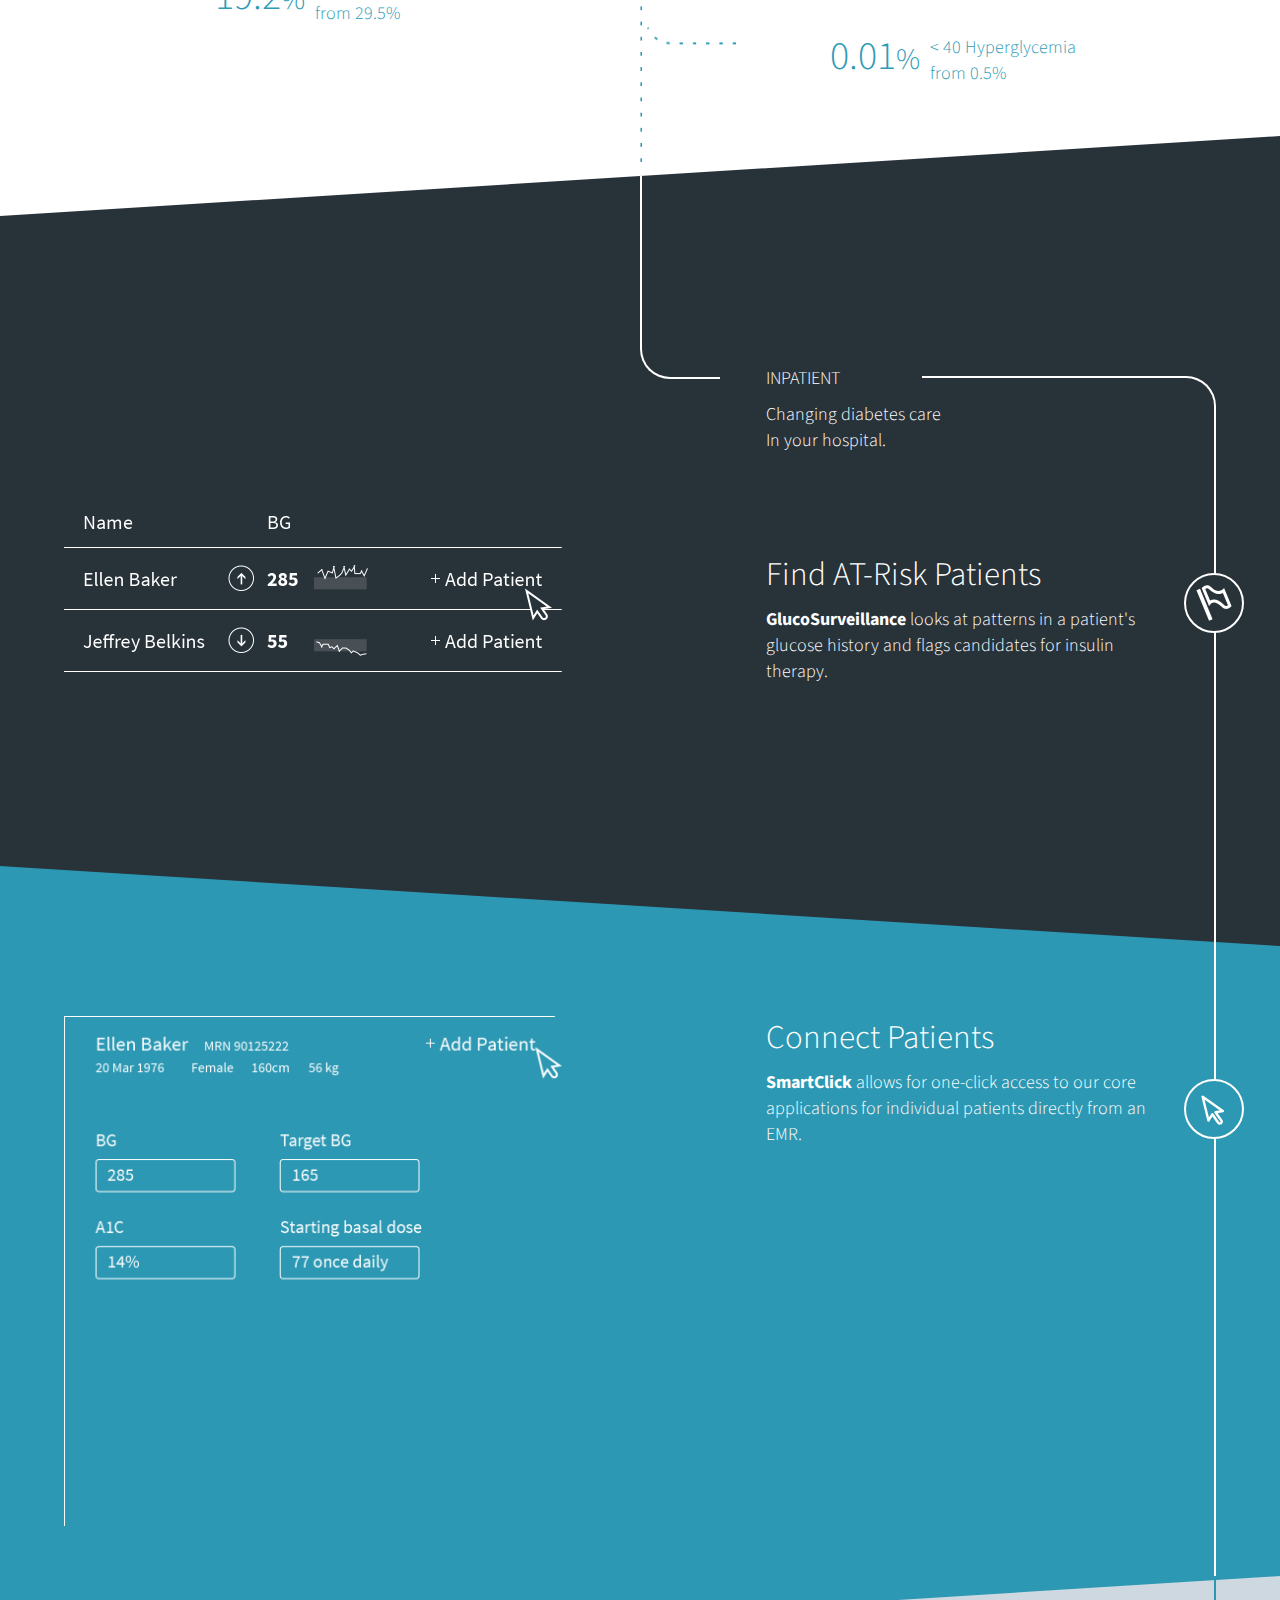
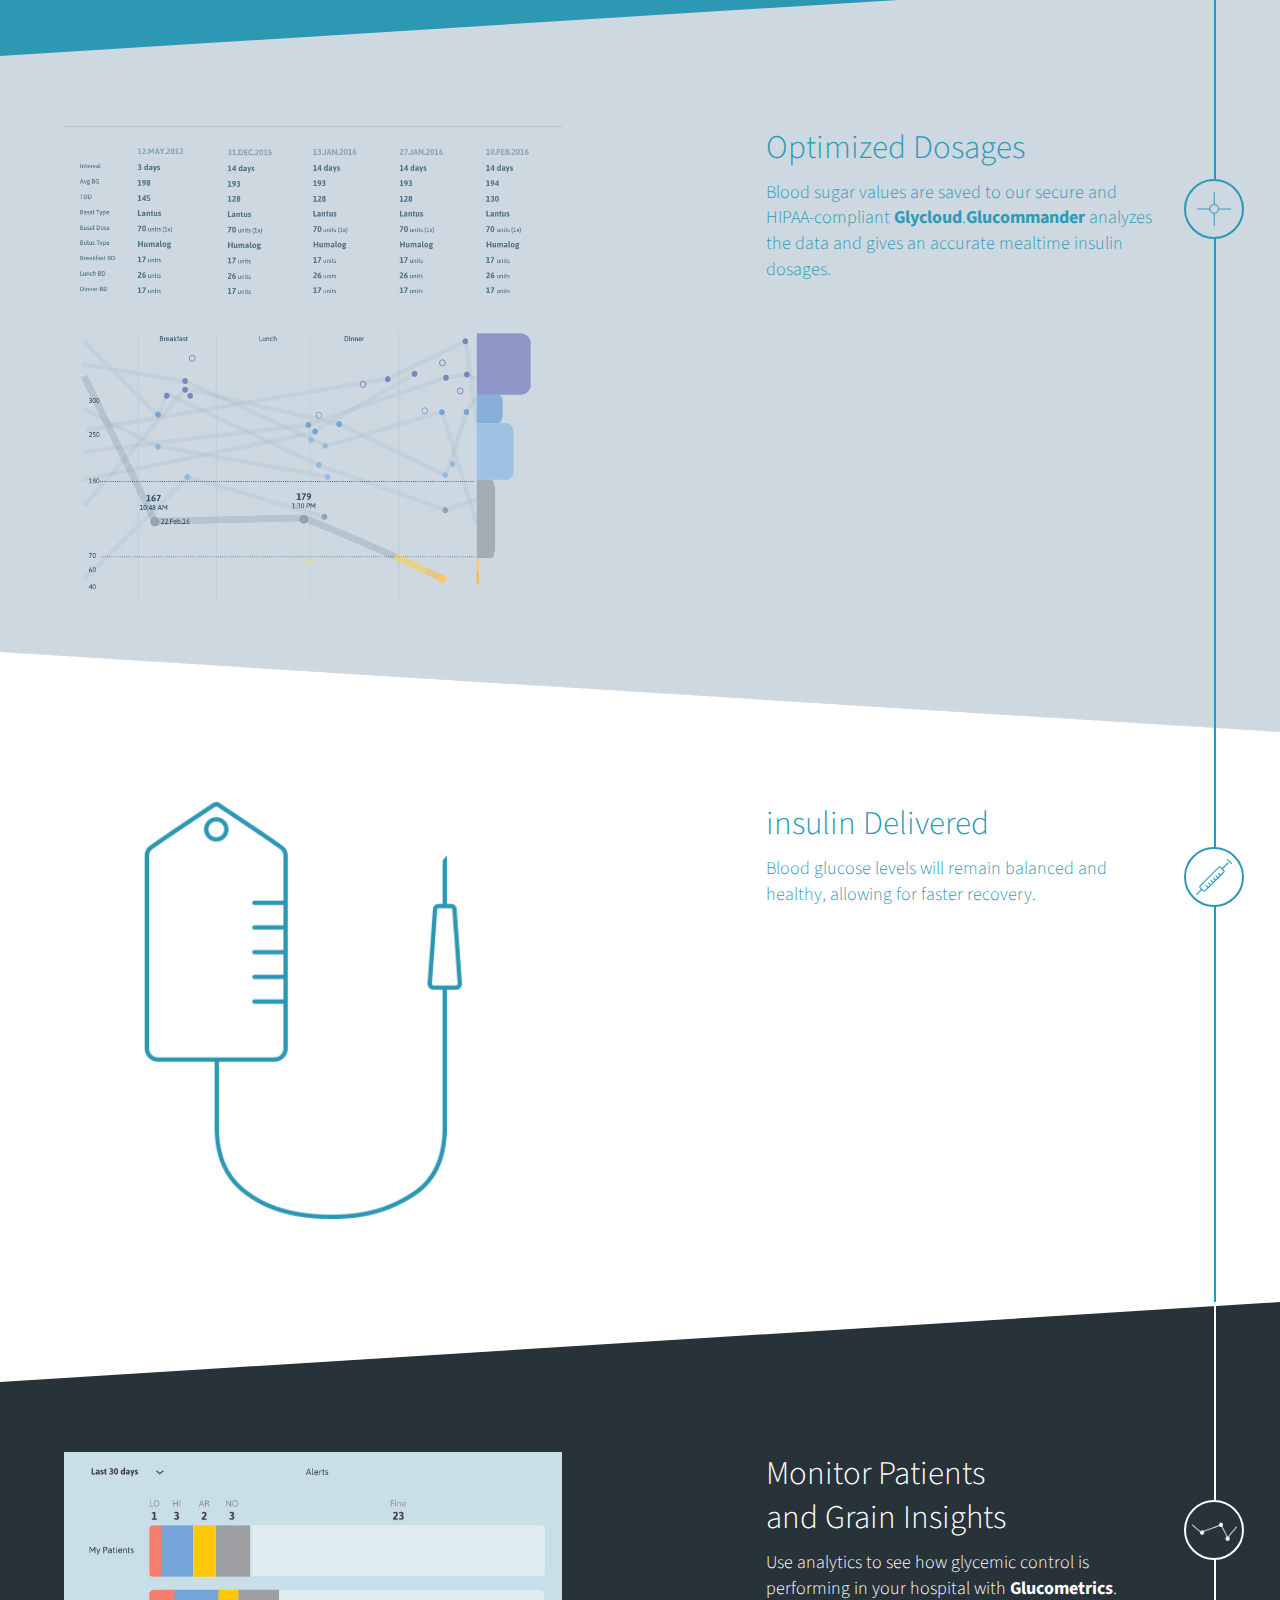
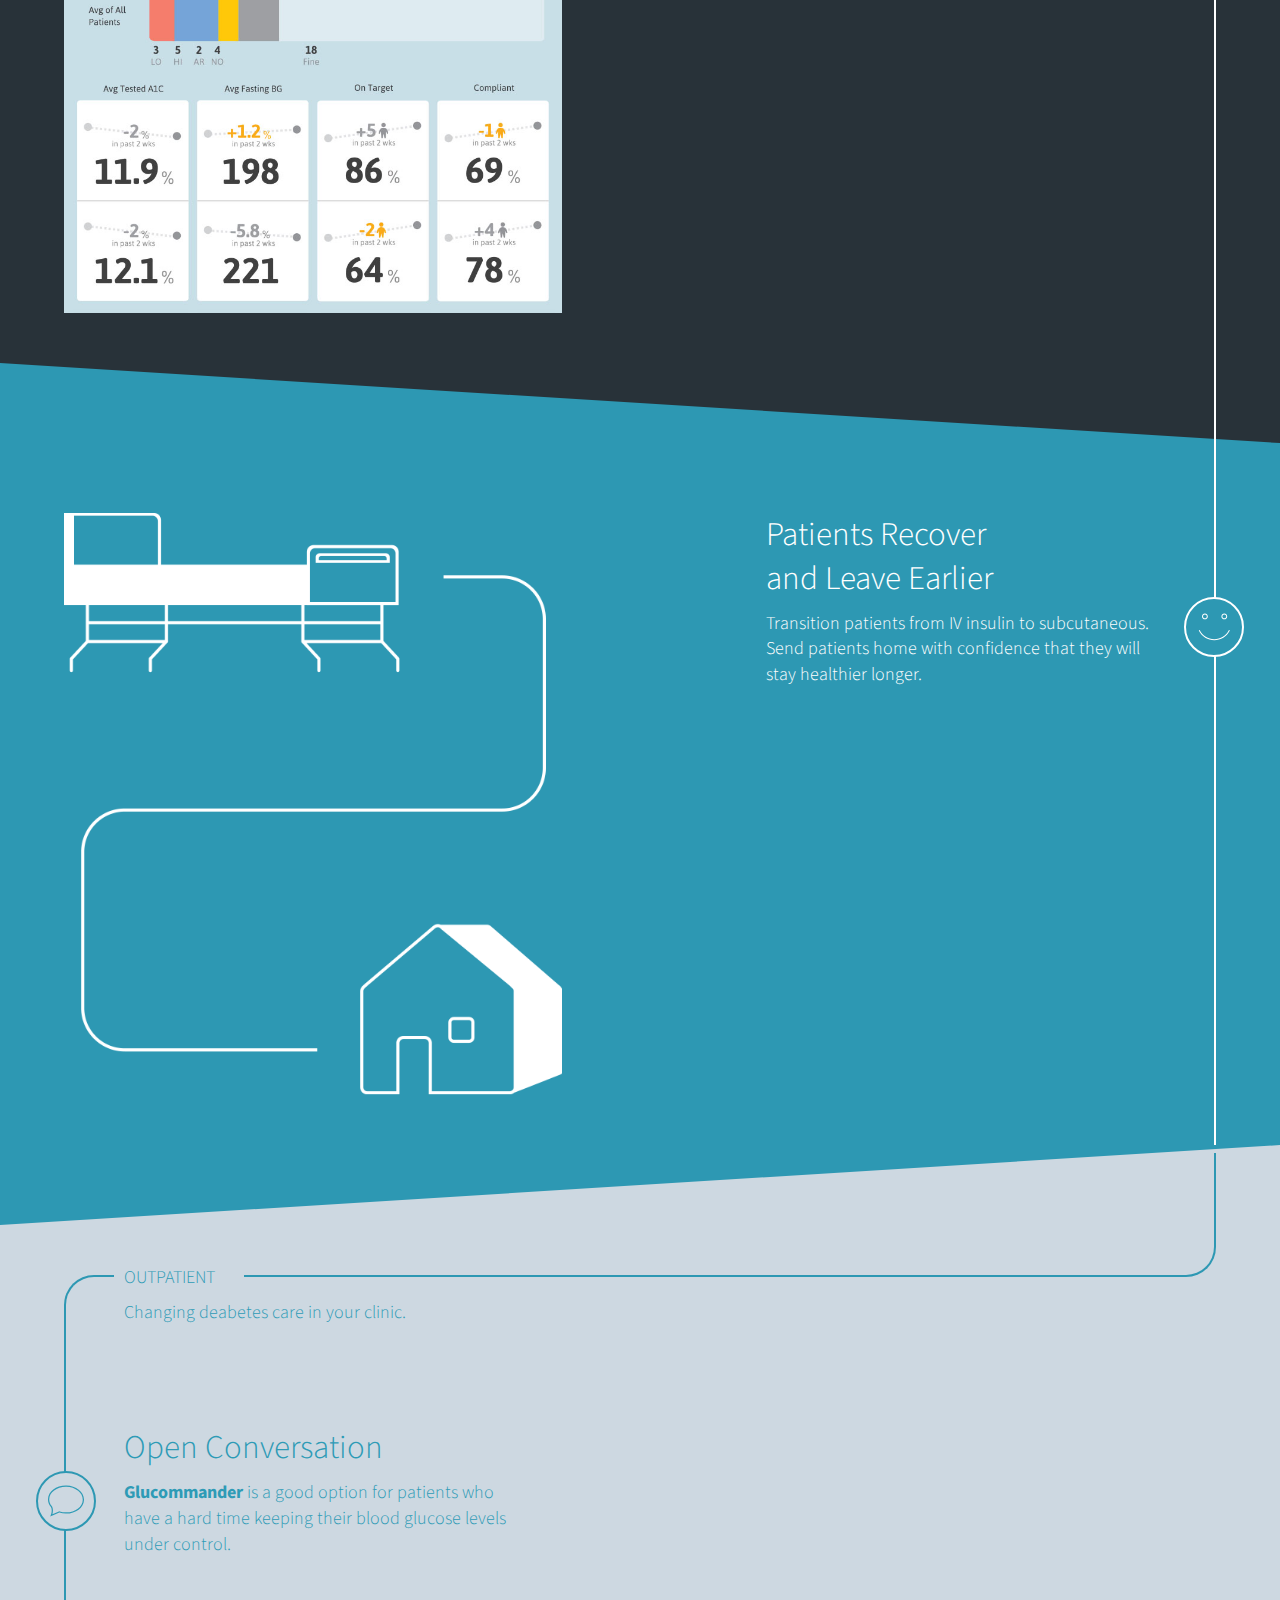
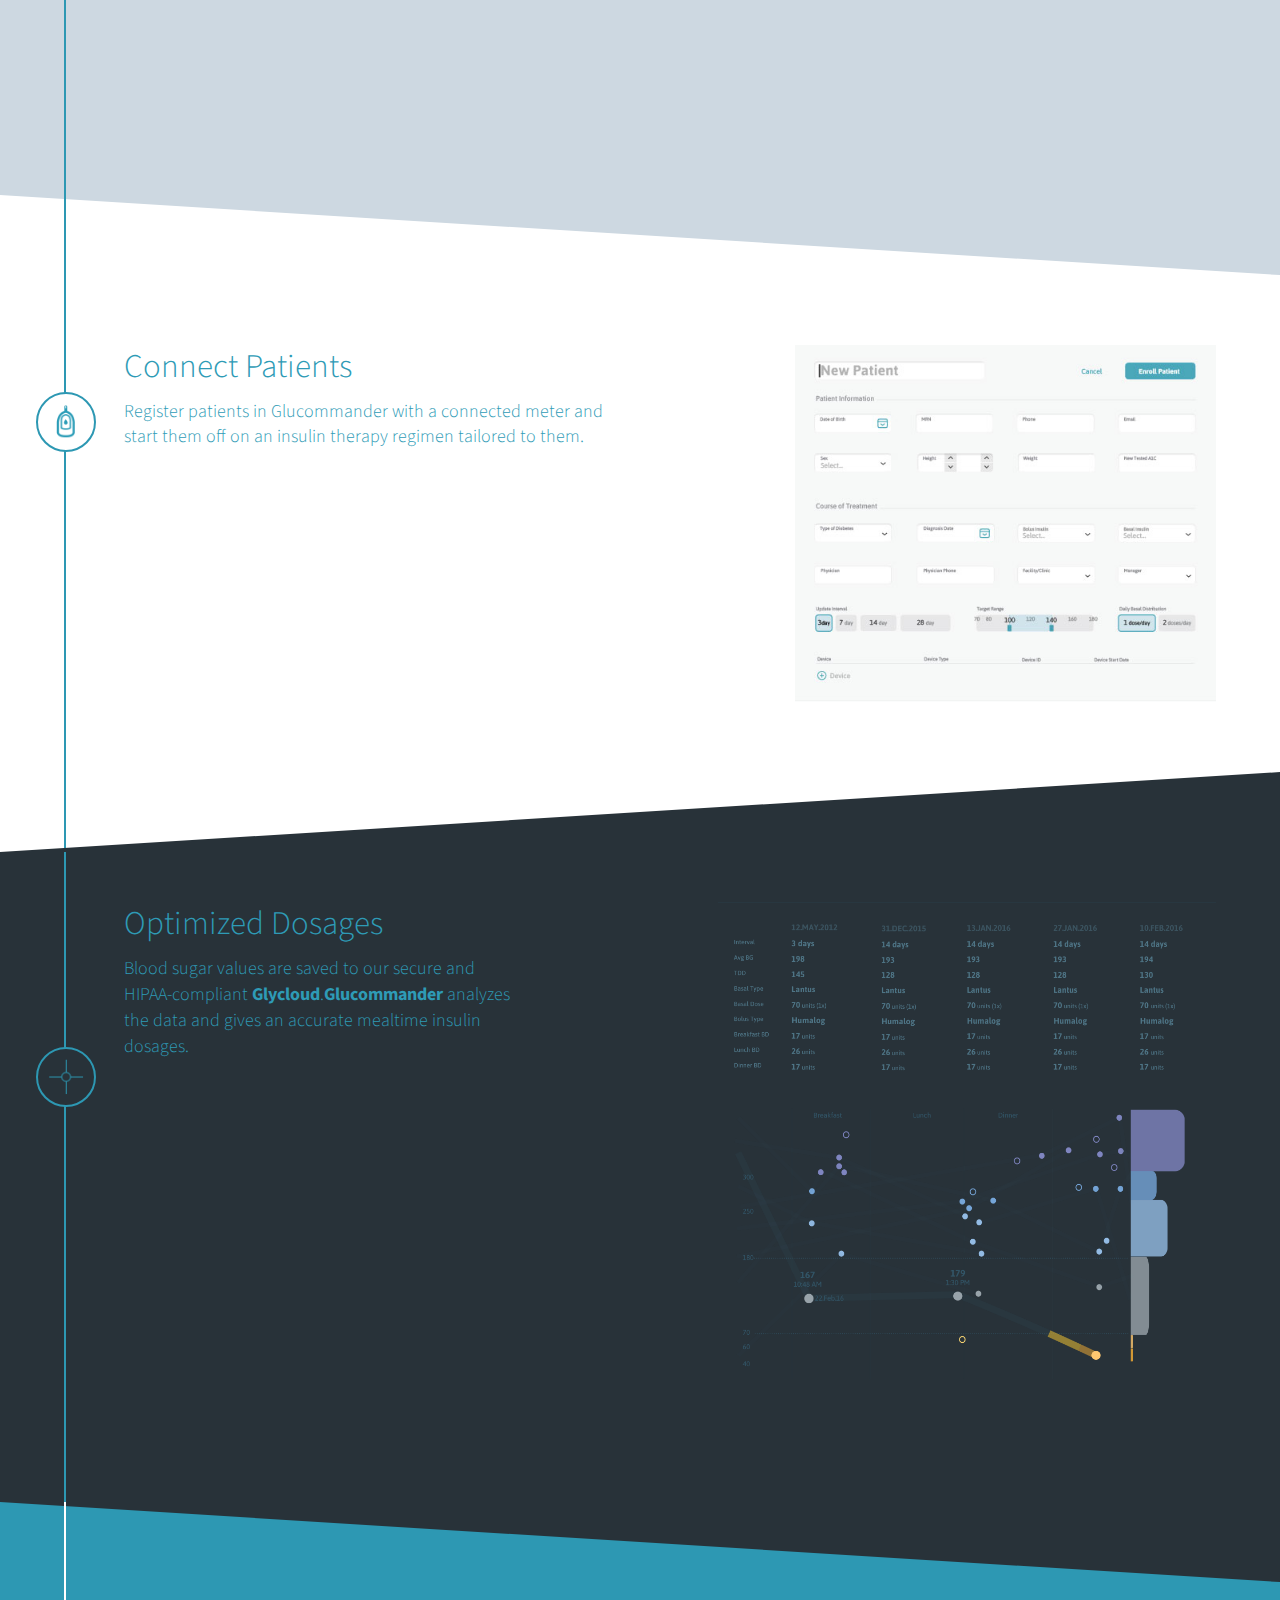
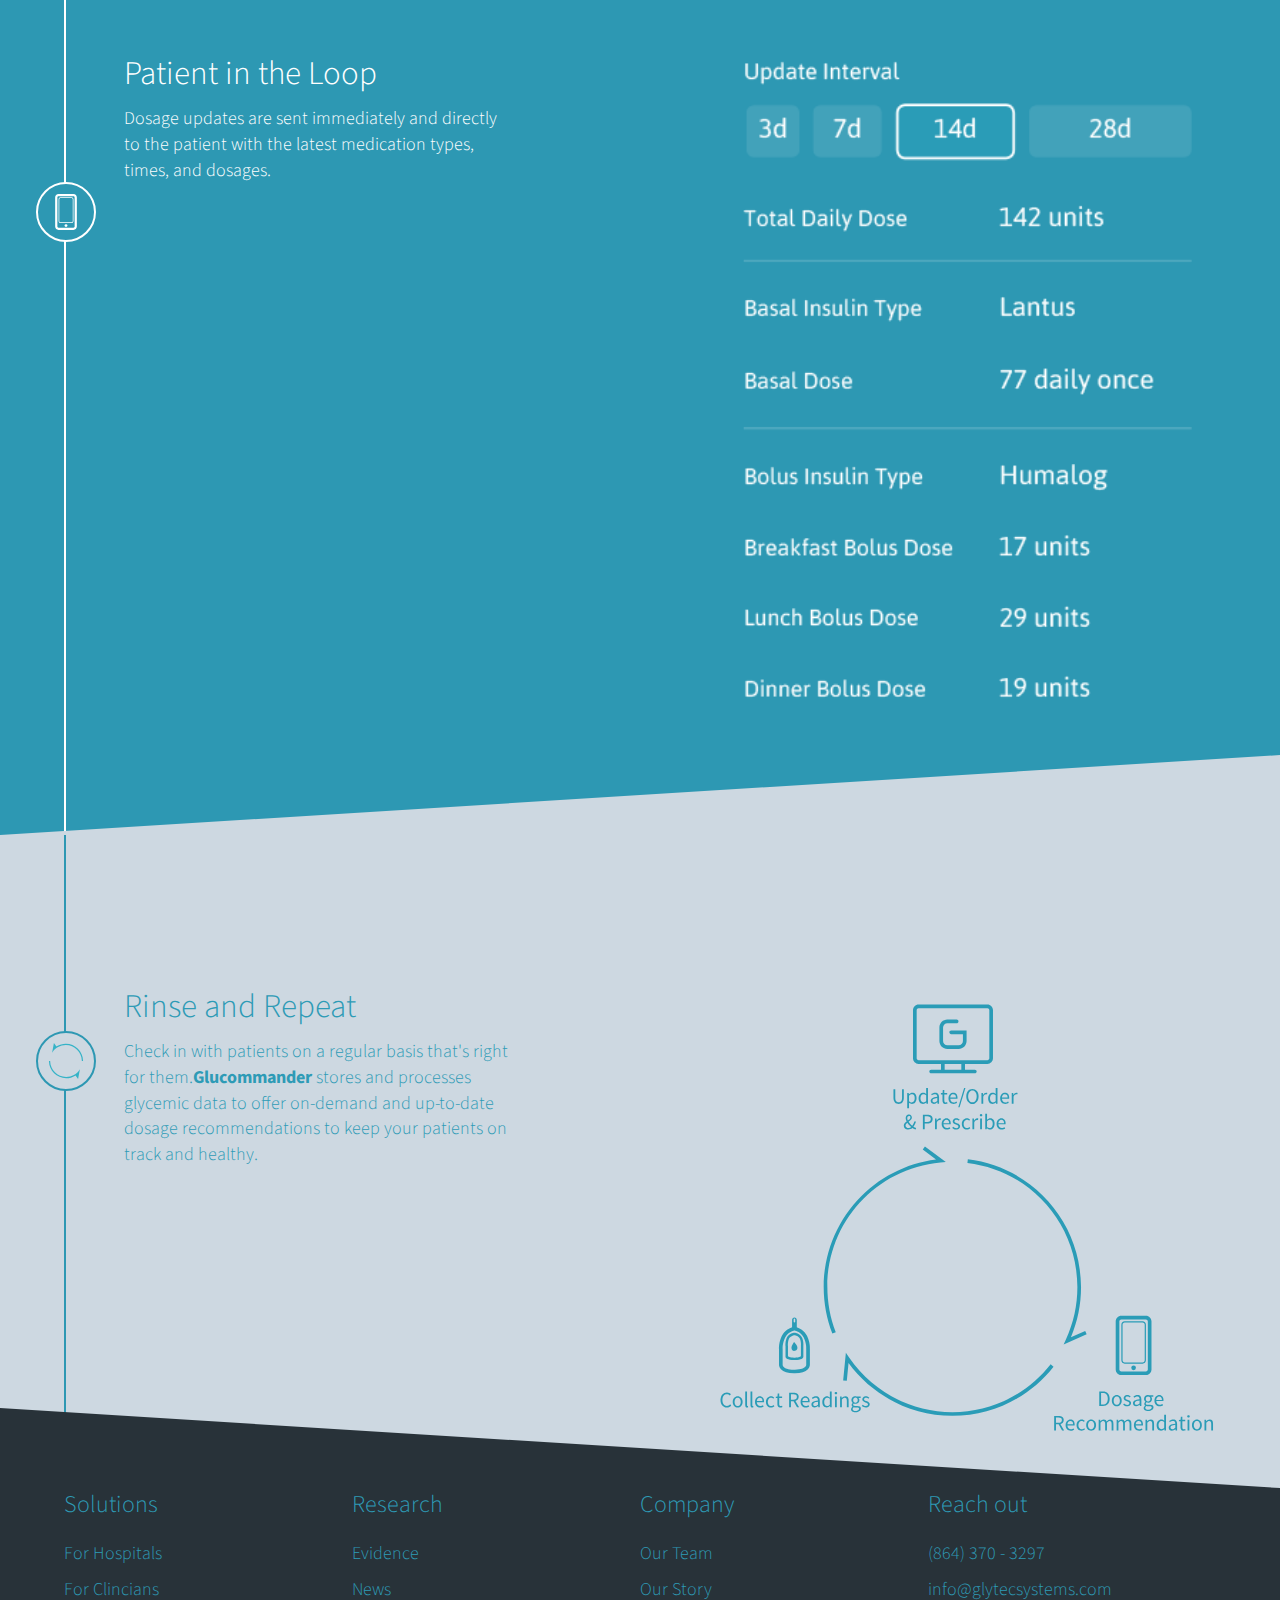
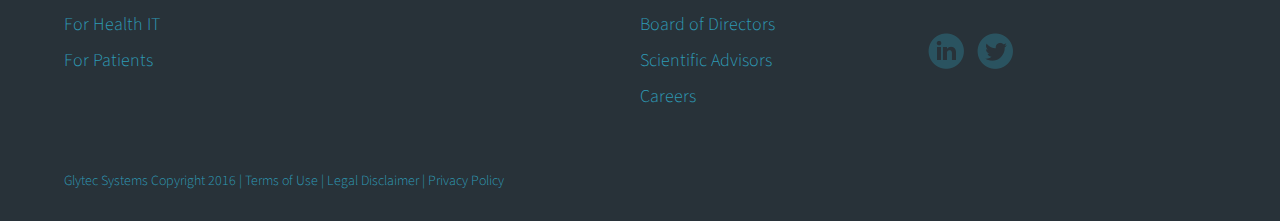
<file: website/solutions.html>
<!DOCTYPE html>
<html lang="en">
<head>
	<meta charset="utf-8">
	<meta http-equiv="X-UA-Compatible" content="IE=edge">
	<meta name="viewport" content="width=device-width, initial-scale=1">
	<title>Glytec</title>
	<link rel="stylesheet" type="text/css" href="https://maxcdn.bootstrapcdn.com/bootstrap/3.3.6/css/bootstrap.min.css">
	<link rel="stylesheet" type="text/css" href="../assets/css/solutions.css">
</head>

<body>
	<nav class="navbar navbar-default navbar-fixed-top">
	  <div class="container-fluid max-width-wrap">
	    <!-- Brand and toggle get grouped for better mobile display -->
	    <div class="navbar-header">
	      <button type="button" class="navbar-toggle collapsed" data-toggle="collapse" data-target="#bs-example-navbar-collapse-1" aria-expanded="false">
	        <span class="sr-only">Toggle navigation</span>
	        <span class="icon-bar"></span>
	        <span class="icon-bar"></span>
	        <span class="icon-bar"></span>
	      </button>
	      <a class="navbar-brand" href="homepage.html"><img src="../assets/images/glytec_logo.png"></a>
	    </div>

	    <!-- Collect the nav links, forms, and other content for toggling -->
	    <div class="collapse navbar-collapse" id="bs-example-navbar-collapse-1">	    
	      <ul class="nav navbar-nav navbar-right">
	        <li><a href="solutions.html"><strong>SOLUTIONS</strong></a></li>
	        <li><a href="#">EVIDENCE</a></li>
	        <li class="dropdown">
	          <a href="#" class="dropdown-toggle" data-toggle="dropdown" role="button" aria-haspopup="true" aria-expanded="false">COMPANY<span class="glyphicon glyphicon-menu-down"></span></a>
	          <ul class="dropdown-menu">
	            <li><a href="#">OUR TEAM</a></li>
	            <li><a href="#">BOARDS</a></li>
	            <li><a href="#">CAREERS</a></li>
	          </ul>
	        </li>
	        <li><a href="#">NEWS</a></li>
	        <li class="highlight"><a href="contact.html">CONTACT</a></li>
	      </ul>
	    </div><!-- /.navbar-collapse -->
	  </div><!-- /.container-fluid -->
	</nav>
	<div class="hero-section section">
		<div class="hero-title font-white max-width-wrap">
			<h1>Diabetes Care<br/>across the Continuum</h1>
			<p>From hospital to home, we get patients <br/>the right drug, in the right dose, at the right time.</p>
		</div>
	</div>
	<div class="section angle-section bg-gray-blue font-blue" id="future-of-care-delivery">
		<div class="container-fluid max-width-wrap">
			<div class="row">
				<div class="col-sm-6">
					<img src="../assets/images/glucommanderCircle.svg"/>
				</div>
				<div class="col-sm-6">
					<h2>Glytec is the Future<br/>of Care Delivery</h2>
					<p>Our software lives within your EMR or on its own, tracking and analyzing your patients’ glycemic data, whether they are in your healthcare facility or at home.</p>
				</div>
			</div>
			<div class="horizontal-journey-line desktop"></div>
		</div>
	</div>
	<div class="section angle-section font-blue" id="future-vs-now">
		<div class="container-fluid max-width-wrap">
			<div class="row">
				<div class="col-sm-5">
					<div class="row">
						<div class="col-sm-7 text-right">
							<h1>2.5 days</h1>
						</div>
						<div class="col-sm-5">
							<p>Length of stay<br/>from 5.3 days</p>
						</div>
					</div>
					<div class="row">
						<div class="col-sm-7 text-right">
							<h1>9<span class="percent-sign">%</span></h1>
						</div>
						<div class="col-sm-5">
							<p>30-day Readmissions<br/>from 45%</p>
						</div>
					</div>
					<div class="row">
						<div class="col-sm-7 text-right">
							<h1>19.2<span class="percent-sign">%</span></h1>
						</div>
						<div class="col-sm-5">
							<p>Hyperglycemia<br/>from 29.5%</p>
						</div>
					</div>
				</div>
				<div class="col-sm-2 desktop">
					<img src="../assets/images/compare_branch.png">
				</div>
				<div class="col-sm-5">
					<div class="row">
						<div class="col-sm-5 text-right">
							<h1>$2,209</h1>
						</div>
						<div class="col-sm-7">
							<p>Cost of treatment<br/>from $5,546</p>
						</div>
					</div>
					<div class="row">
						<div class="col-sm-5 text-right">
							<h1>17<span class="percent-sign">%</span></h1>
						</div>
						<div class="col-sm-7">
							<p>Risk of infection<br/>from 50%</p>
						</div>
					</div>
					<div class="row">
						<div class="col-sm-5 text-right">
							<h1>0.01<span class="percent-sign">%</span></h1>
						</div>
						<div class="col-sm-7">
							<p>&lt; 40 Hyperglycemia<br/>from 0.5%</p>
						</div>
					</div>
				</div>
			</div>
		</div>
	</div>
	<div class="angle-section bg-dark-blue journey-section right font-white" id="find-patients">
		<div class="max-width-wrap section">
			<div class="container-fluid">
				<div class="row">
					<div class="col-sm-7">
						<img src="../assets/images/glucoSurveillance.png">
					</div>
					<div class="col-sm-5">
						<p>INPATIENT</p>
						<p>Changing diabetes care<br/>In your hospital.</p>
						<h2>Find AT-Risk Patients</h2>
						<p><strong>GlucoSurveillance</strong> looks at patterns in a patient's glucose history and flags candidates for insulin therapy.</p>
					</div>
				</div>
				
			</div>
			<div class="journey-line desktop">
				<div class="journey-line-image bg-dark-blue">
					<img src="../assets/images/flag.svg">
				</div>
			</div>
		</div>
		<div class="horizontal-journey-line desktop"></div>
	</div>
	<div class="angle-section bg-blue journey-section right font-white" id="connect-patients">
		<div class="max-width-wrap section">
			<div class="container-fluid">
				<div class="row">
					<div class="col-sm-7">
						<img src="../assets/images/smartClick.png">
					</div>
					<div class="col-sm-5">
						<h2>Connect Patients</h2>
						<p><strong>SmartClick</strong> allows for one-click access to our core applications for individual patients directly from an EMR.</p>
					</div>
				</div>	
			</div>
			<div class="journey-line desktop">
				<div class="journey-line-image bg-blue">
					<img src="../assets/images/cursor.svg">
				</div>
			</div>
		</div>
	</div>
	<div class="angle-section bg-gray-blue journey-section right font-blue" id="optimized-dosages">
		<div class="max-width-wrap section">
			<div class="container-fluid">
				<div class="row">
					<div class="col-sm-7">
						<img src="../assets/images/interface-lightbg.png">
					</div>
					<div class="col-sm-5">
						<h2>Optimized Dosages</h2>
						<p>Blood sugar values are saved to our secure and HIPAA-compliant <strong>Glycloud</strong>.<strong>Glucommander</strong> analyzes the data and gives an accurate mealtime insulin dosages.</p>
					</div>
				</div>	
			</div>
			<div class="journey-line desktop">
				<div class="journey-line-image bg-gray-blue">
					<img src="../assets/images/icon_target.png">
				</div>
			</div>
		</div>
	</div>
	<div class="angle-section journey-section right font-blue" id="insulin-delivered">
		<div class="max-width-wrap section">
			<div class="container-fluid">
				<div class="row">
					<div class="col-sm-7">
						<img src="../assets/images/injection.png">
					</div>
					<div class="col-sm-5">
						<h2>insulin Delivered</h2>
						<p>Blood glucose levels will remain balanced and healthy, allowing for faster recovery.</p>
					</div>
				</div>	
			</div>
			<div class="journey-line desktop">
				<div class="journey-line-image">
					<img src="../assets/images/syringe.svg">
				</div>
			</div>
		</div>
	</div>
	<div class="angle-section bg-dark-blue journey-section right font-white" id="monitor-patients">
		<div class="max-width-wrap section">
			<div class="container-fluid">
				<div class="row">
					<div class="col-sm-7">
						<img src="../assets/images/analytics.jpg">
					</div>
					<div class="col-sm-5">
						<h2>Monitor Patients<br/>and Grain Insights</h2>
						<p>Use analytics to see how glycemic control is performing in your hospital with <strong>Glucometrics</strong>.</p>
					</div>
				</div>
				
			</div>
			<div class="journey-line desktop">
				<div class="journey-line-image bg-dark-blue">
					<img src="../assets/images/icon_data.png">
				</div>
			</div>
		</div>
	</div>
	<div class="angle-section bg-blue journey-section right font-white" id="patients-recover">
		<div class="max-width-wrap section">
			<div class="container-fluid">
				<div class="row">
					<div class="col-sm-7">
						<img src="../assets/images/hospitalToHome.png">
					</div>
					<div class="col-sm-5">
						<h2>Patients Recover<br/>and Leave Earlier</h2>
						<p>Transition patients from IV insulin to subcutaneous. Send patients home with confidence that they will stay healthier longer.</p>
					</div>
				</div>	
			</div>
			<div class="journey-line desktop">
				<div class="journey-line-image bg-blue">
					<img src="../assets/images/patientHappiness.svg">
				</div>
			</div>
		</div>
	</div>
	<div class="angle-section bg-gray-blue journey-section left font-blue" id="open-conversation">
		<div class="max-width-wrap section">
			<div class="container-fluid">
				<div class="row">
					<div class="col-sm-5">
						<p>OUTPATIENT</p>
						<p>Changing deabetes care in your clinic.</p>
						<h2>Open Conversation</h2>
						<p><strong>Glucommander</strong> is a good option for patients who have a hard time keeping their blood glucose levels under control.</p>
					</div>
					<div class="col-sm-7"></div>
				</div>
				
			</div>
			<div class="journey-line desktop">
				<div class="journey-line-image bg-gray-blue">
					<img src="../assets/images/converse.svg">
				</div>
			</div>
			<div class="horizontal-journey-line desktop"></div>
		</div>
	</div>
	<div class="angle-section journey-section left font-blue" id="register-patients">
		<div class="max-width-wrap section">
			<div class="container-fluid">
				<div class="row">
					<div class="col-sm-6">
						<h2>Connect Patients</h2>
						<p>Register patients in Glucommander with a connected meter and start them off on an insulin therapy regimen tailored to them.</p>
					</div>
					<div class="col-sm-6">
						<img src="../assets/images/register_patients.jpg">
					</div>
				</div>	
			</div>
			<div class="journey-line desktop">
				<div class="journey-line-image">
					<img src="../assets/images/icon_register.png">
				</div>
			</div>
		</div>
	</div>
	<div class="angle-section bg-dark-blue journey-section left font-blue" id="optimized-dosages-2">
		<div class="max-width-wrap section">
			<div class="container-fluid">
				<div class="row">
					<div class="col-sm-5">
						<h2>Optimized Dosages</h2>
						<p>Blood sugar values are saved to our secure and HIPAA-compliant <strong>Glycloud</strong>.<strong>Glucommander</strong> analyzes the data and gives an accurate mealtime insulin dosages.</p>
					</div>
					<div class="col-sm-7">
						<img src="../assets/images/interface-lightbg.png">
					</div>
				</div>	
			</div>
			<div class="journey-line desktop">
				<div class="journey-line-image bg-dark-blue">
					<img src="../assets/images/icon_target.png">
				</div>
			</div>
		</div>
	</div>
	<div class="angle-section journey-section bg-blue left font-white" id="patient-in-loop">
		<div class="max-width-wrap section">
			<div class="container-fluid">
				<div class="row">
					<div class="col-sm-5">
						<h2>Patient in the Loop</h2>
						<p>Dosage updates are sent immediately and directly to the patient with the latest medication types, times, and dosages.</p>
					</div>
					<div class="col-sm-7">
						<img src="../assets/images/doseRec.png">
					</div>
				</div>	
			</div>
			<div class="journey-line desktop">
				<div class="journey-line-image bg-blue">
					<img src="../assets/images/patientInLoop.svg">
				</div>
			</div>
		</div>
	</div>
	<div class="angle-section bg-gray-blue journey-section left font-blue" id="rinse-and-repeat">
		<div class="max-width-wrap section">
			<div class="container-fluid">
				<div class="row">
					<div class="col-sm-5">
						<h2>Rinse and Repeat</h2>
						<p>Check in with patients on a regular basis that's right for them.<strong>Glucommander</strong> stores and processes glycemic data to offer on-demand and up-to-date dosage recommendations to keep your patients on track and healthy.</p>
					</div>
					<div class="col-sm-7">
						<img src="../assets/images/cycle.svg">
					</div>
				</div>	
			</div>
			<div class="journey-line desktop">
				<div class="journey-line-image bg-gray-blue">
					<img src="../assets/images/repeat.svg">
				</div>
			</div>
		</div>
	</div>
	<div class="angle-section footer bg-dark-blue">
		<div class="max-width-wrap">
			<div class="container-fluid">
				<div class="row">
					<div class="col-sm-3">
						<h3>Solutions</h3>
						<p><a href="#">For Hospitals</a></p>
						<p><a href="#">For Clincians</a></p>
						<p><a href="#">For Health IT</a></p>
						<p><a href="#">For Patients</a></p>
					</div>
					<div class="col-sm-3">
						<h3>Research</h3>
						<p><a href="#">Evidence</a></p>
						<p><a href="#">News</a></p>
					</div>
					<div class="col-sm-3">
						<h3>Company</h3>
						<p><a href="#">Our Team</a></p>
						<p><a href="#">Our Story</a></p>
						<p><a href="#">Board of Directors</a></p>
						<p><a href="#">Scientific Advisors</a></p>
						<p><a href="#">Careers</a></p>
					</div>
					<div class="col-sm-3">
						<h3>Reach out</h3>
						<p>(864) 370 - 3297</p></p>
						<p><a href="mailto:info@glytecsystems.com">info@glytecsystems.com</a></p>
						<a href="#"><img src="../assets/images/linkedin_icon.png"></a>&nbsp;&nbsp;&nbsp;
						<a href="#"><img src="../assets/images/twitter_icon.png"></a>
					</div>
				</div>
			</div>	
			<p class="footer-link small-text">Glytec Systems Copyright 2016 | <a href="#">Terms of Use</a> | <a href="#">Legal Disclaimer</a> | <a href="#">Privacy Policy</a></p>
		</div>
	</div>
<script src="https://cdnjs.cloudflare.com/ajax/libs/jquery/2.2.2/jquery.js"></script>
<script src="https://maxcdn.bootstrapcdn.com/bootstrap/3.3.6/js/bootstrap.min.js"></script>
<script src="../assets/js/page.js"></script>
</body>
</file>
<file: assets/css/guide.css>
/* variables */
/* mix-ins */
@import url(https://fonts.googleapis.com/css?family=Source+Sans+Pro:300,400);
@import url(https://fonts.googleapis.com/css?family=Source+Sans+Pro:300,400);
html {
  font-size: 62.5%;
  /*base 10*/ }

/* =10px */
/* =12px */
/* =14px */
/* =14px */
/* =18px */
/* = 24px*/
/*=16px*/
/*22px*/
/* 28px */
body {
  font-family: "Source Sans Pro", Helvetica, Arial, sans-serif;
  font-weight: 300; }

h1, h2, h3, h4, h5 {
  font-weight: 300; }

h1 {
  margin: 0 0 10px 0;
  font-size: 60px;
  line-height: 60px; }

h2 {
  margin: 0 0 10px 0;
  font-size: 33px;
  line-height: 44px; }

h3 {
  margin: 0;
  font-size: 24px;
  line-height: 33px; }

p {
  font-size: 18px; }

.font-blue {
  color: #2e9bb6; }

.font-gray {
  color: #a5a5a5; }

.large-text {
  font-size: 60px; }

.small-text {
  font-size: 14px; }

/* Grid */
body {
  margin: 0;
  padding: 0; }

.container {
  position: relative;
  width: 100%;
  margin: 0 auto;
  padding: 0;
  box-sizing: border-box; }

.column, .columns {
  width: 100%;
  float: left;
  box-sizing: border-box; }

/* For devices larger than 400px */
@media (min-width: 400px) {
  /*.container {
    width: 85%; //for a centered page
    padding: 0; }*/ }

/* For devices larger than 550px */
@media (min-width: 550px) {
  /*.container {
    width: 80%; } //for a centered page*/
  .column,
  .columns {
    margin-left: 4%; }
  .column:first-child,
  .columns:first-child {
    margin-left: 0; }
  .one.column,
  .one.columns {
    width: 4.66666666667%; }
  .two.columns {
    width: 13.3333333333%; }
  .three.columns {
    width: 22%; }
  .four.columns {
    width: 30.6666666667%; }
  .five.columns {
    width: 39.3333333333%; }
  .six.columns {
    width: 48%; }
  .seven.columns {
    width: 56.6666666667%; }
  .eight.columns {
    width: 65.3333333333%; }
  .nine.columns {
    width: 74.0%; }
  .ten.columns {
    width: 82.6666666667%; }
  .eleven.columns {
    width: 91.3333333333%; }
  .twelve.columns {
    width: 100%;
    margin-left: 0; }
  .one-third.column {
    width: 30.6666666667%; }
  .two-thirds.column {
    width: 65.3333333333%; }
  .one-half.column {
    width: 48%; } }

img.scale-with-grid {
  max-width: 100%;
  height: auto; }

/* Self Clearing Goodness */
.container:after,
.row:after,
.u-cf {
  content: "";
  display: table;
  clear: both; }

/*
	Style guide styles
	Ignore this file in terms of style
	and design patterns for application
*/
.guide-header {
  width: 100%;
  display: block;
  position: fixed;
  top: 0;
  left: 0;
  padding-left: 2.0rem;
  border-bottom: solid #d6d6d6 0.1rem;
  background: #fff;
  z-index: 10; }
  .guide-header h1 {
    margin-bottom: 0; }
  .guide-header p {
    margin-top: 0; }

#version {
  color: #979ba8;
  margin-top: -0.75rem;
  font-size: 1.2rem; }

.sizes {
  display: inline-block;
  position: absolute;
  right: 5.0rem;
  top: 0; }
  .sizes ul {
    list-style: none; }
    .sizes ul li {
      display: inline-block;
      padding: 0 1.0rem 0 1.0rem;
      line-height: 2.4rem; }
      .sizes ul li:hover {
        cursor: pointer; }

.table-contents {
  width: 15%;
  height: 100%;
  display: block;
  box-sizing: border-box;
  position: fixed;
  right: 0;
  min-width: 12.0rem;
  padding: 3.5rem 1.5rem 0 1.5rem;
  background: #fff;
  border-left: solid #d6d6d6 0.1rem;
  z-index: 9; }
  .table-contents ul {
    list-style: none;
    padding: 0;
    margin: 0; }
    .table-contents ul li {
      padding: 0;
      margin-bottom: 1.0rem; }
      .table-contents ul li h3 {
        line-height: 2.4rem;
        padding: 0;
        margin: 0; }
      .table-contents ul li ul {
        margin-left: 1.0rem; }
        .table-contents ul li ul li {
          margin-bottom: 0; }

.guide {
  width: 85%;
  display: block;
  margin-top: 7.5rem;
  background: #fafafa; }

.container {
  padding: 2.0rem;
  background: #fff; }
  .container.small {
    width: 400px; }
    .container.small .menu {
      z-index: 5; }
      .container.small .menu ul {
        height: 100%;
        width: 15.0rem; }
        .container.small .menu ul li {
          display: block;
          padding-left: 2.0rem;
          background: #34363b;
          /*fix to reset hack*/ }
          .container.small .menu ul li:nth-child(2) {
            margin-left: 0; }
      .container.small .menu .right-container {
        position: relative;
        display: block;
        margin-top: 1.7rem; }
  .container.medium {
    width: 768px; }

.guide-section {
  border-bottom: solid 0.063rem #dedede;
  padding-bottom: 2.5rem;
  margin: 0 0 1.5rem 0;
  padding-top: 7rem;
  overflow-x: hidden; }

h3.elementTitle {
  font-weight: bold; }

pre {
  color: #979ba8; }

.style-element {
  margin: 2.5rem 0 1.5rem 0;
  border-bottom: solid 0.063rem #dedede; }
  .style-element:last-child {
    border-bottom: none; }

p {
  max-width: 50rem;
  font-size: 1.8rem; }
  p pre {
    margin-top: -0.725rem; }
  p.note {
    font-family: "Jenson Pro", Georgia; }

.sub-note {
  color: #979ba8;
  font-size: 1.0rem; }

#parameterPanel {
  display: block; }
  #parameterPanel .sidePanel {
    display: inline-block; }

h3.show_markup, h3.show_styles, h3.show_JS {
  color: #00aeef;
  font-size: 1.2rem;
  cursor: pointer;
  text-align: right;
  margin-right: 3.0rem; }

.markup, .styles, .js {
  box-sizing: border-box;
  display: none; }
  .markup.show, .styles.show, .js.show {
    display: block; }

#icons ul {
  list-style: none; }
  #icons ul li {
    vertical-align: top;
    padding: 0.9rem;
    display: inline-block;
    height: 20.0rem;
    width: 20.0rem;
    border: 1px solid #f3f3f3;
    margin-right: -0.4rem;
    margin-bottom: -0.1rem; }
    #icons ul li span {
      vertical-align: top; }
    #icons ul li .icon-name {
      color: #979ba8; }

.color {
  display: inline-block; }
  .color p {
    font-size: 1.2rem;
    color: #979ba8; }
  .color div {
    display: inline-block; }
  .color span {
    font-family: 'consolas';
    color: #979ba8;
    font-size: 1.4rem; }
  .color .color-block {
    height: 8.5rem;
    width: 8.5rem;
    margin-bottom: 20px;
    box-shadow: 0px 2px 2px rgba(0, 0, 0, 0.1); }
    .color .color-block.bg-dark-blue {
      background: #283239; }
    .color .color-block.bg-blue {
      background: #2d98b3; }
    .color .color-block.button-blue {
      background: #267a95; }
    .color .color-block.bg-homepage-news-box {
      background: #dde6ed; }
    .color .color-block.bg-input-light-blue {
      background: #98d2de; }
    .color .color-block.bg-gray-blue {
      background: #cdd8e1; }
    .color .color-block.bg-header-dark-blue {
      background: #35495d; }
  .color .color-label {
    height: 8.5rem;
    width: 10rem;
    vertical-align: top; }

#typography p.note {
  font-size: 1.2rem;
  color: #979ba8; }

/* because the container in the guide 
	is smaller than the browser area
	approx. 760px + 15% + 20px*2 + scrollbar
 */
@media (max-width: 930px) {
  .menu {
    z-index: 5; }
    .menu ul {
      height: 100%;
      width: 15.0rem; }
      .menu ul li {
        display: block;
        padding-left: 2.0rem;
        background: #34363b;
        /*fix to reset hack*/ }
        .menu ul li:nth-child(2) {
          margin-left: 0; }
    .menu .right-container {
      position: relative;
      display: block;
      margin-top: 1.7rem; } }

.btn-primary {
  background-color: #267a95;
  border: none;
  border-radius: 0;
  height: 40px;
  padding: 10px 20px;
  font-weight: normal; }
  @media (max-width: 768px) {
    .btn-primary {
      width: 100%; } }

.btn-primary:hover,
.btn-primary:focus,
.btn-primary:active:focus,
.btn-primary:active:hover {
  background-color: #267a95; }

.btn-secondary {
  background: #fff;
  border: solid #2e9bb6 3px;
  color: #2e9bb6;
  box-sizing: border-box;
  line-height: 1;
  text-transform: uppercase; }

.btn-secondary:hover,
.btn-secondary:focus,
.btn-secondary:active:focus,
.btn-secondary:active:hover {
  border: none;
  line-height: 1.4;
  padding-left: 23px;
  padding-right: 23px; }

.contact-form .form-control {
  border-radius: 0;
  border-color: white;
  margin-bottom: 15px;
  background-color: #98d2de;
  height: 50px;
  box-shadow: 1px 0px 4px rgba(0, 0, 0, 0.2);
  padding: 15px; }

.contact-form .form-control::-webkit-input-placeholder {
  color: #2e9bb6; }

.contact-form .form-control::-moz-placeholder {
  color: #2e9bb6; }

.contact-form .form-control::-ms-placeholder {
  color: #2e9bb6; }

.contact-form textarea.form-control {
  height: 180px; }

.contact-form .btn {
  height: 50px;
  border-radius: 0;
  width: 100%;
  background-color: #267a95;
  border: none;
  color: white; }

.search.form-control {
  width: 400px;
  border-radius: 17px; }

.navbar-brand {
  padding: 5px 30px 10px; }

.navbar {
  background: transparent;
  border: none;
  transition: background 1s ease; }
  @media (max-width: 768px) {
    .navbar {
      padding: 15px 15px 0; } }
  @media (min-width: 768px) {
    .navbar {
      padding: 15px 5% 0; } }

.navbar-dark-background,
.navbar-dark-background.navbar.scrolled {
  background: #35495d; }

.navbar.scrolled {
  background: linear-gradient(135deg, rgba(29, 131, 164, 0.8), rgba(53, 179, 199, 0.8)); }

.navbar-dark-background,
.navbar-dark-background.navbar.scrolled {
  background-color: #35495d; }

@media (max-width: 768px) {
  .navbar-collapse {
    background: #2d98b3;
    box-shadow: 0px 2px 10px rgba(0, 0, 0, 0.3); } }

.navbar-default .navbar-nav > li > a {
  color: white;
  padding: 10px 20px; }

.navbar-default .navbar-right li.highlight {
  font-weight: normal;
  background-color: #267a95; }

.navbar-default .navbar-nav > li > a:focus, .navbar-default .navbar-nav > li > a:hover {
  color: white;
  opacity: 0.8; }

.navbar-default .navbar-toggle {
  border: none;
  padding-right: 0;
  margin-right: 0; }

.navbar-default .navbar-toggle .icon-bar {
  background-color: white; }

.navbar-default .navbar-toggle:focus, .navbar-default .navbar-toggle:hover {
  background: none; }

.navbar-brand {
  padding-left: 0; }

@media (min-width: 768px) {
  .navbar > .container-fluid .navbar-brand {
    margin-left: 0; } }

.navbar > .container-fluid,
.navbar > .container-fluid .navbar-header {
  margin: 0;
  padding: 0; }

.navbar > .container-fluid.max-width-wrap {
  margin: 0 auto; }

.navbar-default .navbar-nav > .open > a,
.navbar-default .navbar-nav > .open > a:focus,
.navbar-default .navbar-nav > .open > a:hover {
  background: transparent;
  color: white; }

.navbar-default .navbar-nav .dropdown .glyphicon {
  margin-left: 5px;
  font-size: 10px;
  top: 0; }

.navbar-default .navbar-nav > li > .dropdown-menu {
  border: 0;
  background-color: #298baa;
  box-shadow: none;
  min-width: 112px; }

.navbar-default .navbar-nav > li > .dropdown-menu > li > a:focus,
.navbar-default .navbar-nav > li > .dropdown-menu > li > a:hover {
  background: transparent;
  outline: none;
  opacity: 0.8; }

.navbar-default .navbar-nav > li > .dropdown-menu > li > a {
  color: white;
  font-weight: lighter;
  padding: 5px 20px; }

@media (max-width: 768px) {
  .navbar-default .navbar-nav .open .dropdown-menu > li > a {
    color: white; }
  .navbar-default .navbar-nav .open .dropdown-menu > li > a:focus,
  .navbar-default .navbar-nav .open .dropdown-menu > li > a:hover {
    color: white;
    opacity: 0.8; } }

.section {
  min-height: 650px;
  background-size: cover; }
  @media (max-width: 768px) {
    .section {
      padding: 150px 15px 50px; } }
  @media (min-width: 768px) {
    .section {
      padding: 150px 5% 50px; } }

.bg-dark-blue {
  background-color: #283239; }

.bg-gray-blue {
  background-color: #cdd8e1; }

.bg-blue {
  background-color: #2d98b3; }

.angle-section {
  position: relative;
  background-size: cover; }

.angle-section:before {
  content: '';
  position: absolute;
  top: 0;
  left: 0;
  width: 0;
  height: 0;
  border-style: solid;
  border-color: transparent; }

.max-width-wrap {
  margin: 0 auto;
  max-width: 1400px;
  position: relative; }

@media (min-width: 768px) {
  .journey-section.right .row > div:last-child {
    padding-right: 60px;
    padding-left: 30px; } }

@media (min-width: 768px) {
  .journey-section.left .row > div:first-child {
    padding-left: 60px;
    padding-right: 30px; } }

@media (max-width: 768px) {
  .journey-section .row > div {
    margin-bottom: 100px; } }

.journey-line {
  width: 150px;
  height: 100%;
  position: absolute;
  top: 0; }

.journey-section.right .journey-line {
  right: 5%;
  border-right: 2px solid white; }

.journey-section.left .journey-line {
  left: 5%;
  border-left: 2px solid white; }

.journey-line .journey-line-image {
  position: absolute;
  top: 30%;
  right: -30px;
  width: 60px;
  height: 60px;
  border: 2px solid white;
  padding: 10px;
  border-radius: 30px; }

.journey-line .journey-line-image img {
  width: 100%;
  height: 100%; }

.journey-section.right .journey-line .journey-line-image {
  right: -30px; }

.journey-section.left .journey-line .journey-line-image {
  left: -30px; }

body {
  font-family: "Source Sans Pro", sans-serif;
  font-weight: 300; }

h1, h2, h3, h4, h5 {
  font-weight: 300; }

h1 {
  margin: 0 0 10px 0;
  font-size: 60px;
  line-height: 60px; }

h2 {
  margin: 0 0 10px 0;
  font-size: 33px;
  line-height: 44px; }

h3 {
  margin: 0;
  font-size: 24px;
  line-height: 33px; }

p {
  font-size: 18px; }

.font-blue {
  color: #2e9bb6; }

.font-gray {
  color: #a5a5a5; }

.font-white {
  color: #ffffff; }

.large-text {
  font-size: 60px; }

.small-text {
  font-size: 14px; }

.btn-primary {
  background-color: #267a95;
  border: none;
  border-radius: 0;
  height: 40px;
  padding: 10px 20px;
  font-weight: normal; }
  @media (max-width: 768px) {
    .btn-primary {
      width: 100%; } }

.btn-primary:hover,
.btn-primary:focus,
.btn-primary:active:focus,
.btn-primary:active:hover {
  background-color: #267a95; }

.btn-secondary {
  background: #fff;
  border: solid #2e9bb6 3px;
  color: #2e9bb6;
  box-sizing: border-box;
  line-height: 1;
  text-transform: uppercase; }

.btn-secondary:hover,
.btn-secondary:focus,
.btn-secondary:active:focus,
.btn-secondary:active:hover {
  border: none;
  line-height: 1.4;
  padding-left: 23px;
  padding-right: 23px; }

.contact-form .form-control {
  border-radius: 0;
  border-color: white;
  margin-bottom: 15px;
  background-color: #98d2de;
  height: 50px;
  box-shadow: 1px 0px 4px rgba(0, 0, 0, 0.2);
  padding: 15px; }

.contact-form .form-control::-webkit-input-placeholder {
  color: #2e9bb6; }

.contact-form .form-control::-moz-placeholder {
  color: #2e9bb6; }

.contact-form .form-control::-ms-placeholder {
  color: #2e9bb6; }

.contact-form textarea.form-control {
  height: 180px; }

.contact-form .btn {
  height: 50px;
  border-radius: 0;
  width: 100%;
  background-color: #267a95;
  border: none;
  color: white; }

.search.form-control {
  width: 400px;
  border-radius: 17px; }

@media (max-width: 768px) {
  .mobile {
    display: block; }
  .desktop {
    display: none; } }

@media (min-width: 768px) {
  .mobile {
    display: none; }
  .desktop {
    display: block; } }

.navbar-brand {
  padding: 5px 30px 10px; }

.navbar {
  background: transparent;
  border: none;
  transition: background 1s ease; }
  @media (max-width: 768px) {
    .navbar {
      padding: 15px 15px 0; } }
  @media (min-width: 768px) {
    .navbar {
      padding: 15px 5% 0; } }

.navbar-dark-background,
.navbar-dark-background.navbar.scrolled {
  background: #35495d; }

.navbar.scrolled {
  background: linear-gradient(135deg, rgba(29, 131, 164, 0.8), rgba(53, 179, 199, 0.8)); }

.navbar-dark-background,
.navbar-dark-background.navbar.scrolled {
  background-color: #35495d; }

@media (max-width: 768px) {
  .navbar-collapse {
    background: #2d98b3;
    box-shadow: 0px 2px 10px rgba(0, 0, 0, 0.3); } }

.navbar-default .navbar-nav > li > a {
  color: white;
  padding: 10px 20px; }

.navbar-default .navbar-right li.highlight {
  font-weight: normal;
  background-color: #267a95; }

.navbar-default .navbar-nav > li > a:focus, .navbar-default .navbar-nav > li > a:hover {
  color: white;
  opacity: 0.8; }

.navbar-default .navbar-toggle {
  border: none;
  padding-right: 0;
  margin-right: 0; }

.navbar-default .navbar-toggle .icon-bar {
  background-color: white; }

.navbar-default .navbar-toggle:focus, .navbar-default .navbar-toggle:hover {
  background: none; }

.navbar-brand {
  padding-left: 0; }

@media (min-width: 768px) {
  .navbar > .container-fluid .navbar-brand {
    margin-left: 0; } }

.navbar > .container-fluid,
.navbar > .container-fluid .navbar-header {
  margin: 0;
  padding: 0; }

.navbar > .container-fluid.max-width-wrap {
  margin: 0 auto; }

.navbar-default .navbar-nav > .open > a,
.navbar-default .navbar-nav > .open > a:focus,
.navbar-default .navbar-nav > .open > a:hover {
  background: transparent;
  color: white; }

.navbar-default .navbar-nav .dropdown .glyphicon {
  margin-left: 5px;
  font-size: 10px;
  top: 0; }

.navbar-default .navbar-nav > li > .dropdown-menu {
  border: 0;
  background-color: #298baa;
  box-shadow: none;
  min-width: 112px; }

.navbar-default .navbar-nav > li > .dropdown-menu > li > a:focus,
.navbar-default .navbar-nav > li > .dropdown-menu > li > a:hover {
  background: transparent;
  outline: none;
  opacity: 0.8; }

.navbar-default .navbar-nav > li > .dropdown-menu > li > a {
  color: white;
  font-weight: lighter;
  padding: 5px 20px; }

@media (max-width: 768px) {
  .navbar-default .navbar-nav .open .dropdown-menu > li > a {
    color: white; }
  .navbar-default .navbar-nav .open .dropdown-menu > li > a:focus,
  .navbar-default .navbar-nav .open .dropdown-menu > li > a:hover {
    color: white;
    opacity: 0.8; } }

.section {
  min-height: 650px;
  background-size: cover; }
  @media (max-width: 768px) {
    .section {
      padding: 150px 15px 50px; } }
  @media (min-width: 768px) {
    .section {
      padding: 150px 5% 50px; } }

.bg-dark-blue {
  background-color: #283239; }

.bg-gray-blue {
  background-color: #cdd8e1; }

.bg-blue {
  background-color: #2d98b3; }

.angle-section {
  position: relative;
  background-size: cover; }

.angle-section:before {
  content: '';
  position: absolute;
  top: 0;
  left: 0;
  width: 0;
  height: 0;
  border-style: solid;
  border-color: transparent; }

.max-width-wrap {
  margin: 0 auto;
  max-width: 1400px;
  position: relative; }

@media (min-width: 768px) {
  .journey-section.right .row > div:last-child {
    padding-right: 60px;
    padding-left: 30px; } }

@media (min-width: 768px) {
  .journey-section.left .row > div:first-child {
    padding-left: 60px;
    padding-right: 30px; } }

@media (max-width: 768px) {
  .journey-section .row > div {
    margin-bottom: 100px; } }

.journey-line {
  width: 150px;
  height: 100%;
  position: absolute;
  top: 0; }

.journey-section.right .journey-line {
  right: 5%;
  border-right: 2px solid white; }

.journey-section.left .journey-line {
  left: 5%;
  border-left: 2px solid white; }

.journey-line .journey-line-image {
  position: absolute;
  top: 30%;
  right: -30px;
  width: 60px;
  height: 60px;
  border: 2px solid white;
  padding: 10px;
  border-radius: 30px; }

.journey-line .journey-line-image img {
  width: 100%;
  height: 100%; }

.journey-section.right .journey-line .journey-line-image {
  right: -30px; }

.journey-section.left .journey-line .journey-line-image {
  left: -30px; }

.footer {
  color: #2e9bb6;
  min-height: auto; }
  @media (max-width: 768px) {
    .footer {
      padding: 0 15px 20px; } }
  @media (min-width: 768px) {
    .footer {
      padding: 0 5% 20px; } }

.footer h3 {
  margin-bottom: 20px; }

.footer a {
  color: #2e9bb6; }

.footer .container-fluid .row > div {
  padding: 0; }

.footer:before {
  border-width: 80px 0 0 100vw;
  border-color: transparent transparent transparent #283239;
  top: -80px; }

.footer img {
  display: inline-block;
  margin: 20px 0 100px; }

.hero-section {
  background-image: url("../images/hero_image.jpg");
  background-size: cover;
  background-position: 70% 60%;
  height: 650px; }

#the-old-way {
  padding-top: 0; }

#the-old-way:before {
  border-width: 0 0 80px 100vw;
  border-color: transparent transparent #283239 transparent;
  top: -80px; }

#the-old-way img {
  margin: 30px auto; }
  @media (max-width: 768px) {
    #the-old-way img {
      width: 100%; } }
  @media (min-width: 768px) {
    #the-old-way img {
      width: 90%;
      max-width: 900px;
      display: block; } }

@media (min-width: 768px) {
  #the-old-way .performance-number {
    margin-top: -150px; } }

.performance-number {
  margin: 20px 0; }
  @media (max-width: 768px) {
    .performance-number {
      text-align: left; } }
  @media (min-width: 768px) {
    .performance-number {
      text-align: center; } }

.performance-number .row > div {
  margin-bottom: 50px; }
  @media (max-width: 768px) {
    .performance-number .row > div {
      padding: 0; } }

#the-future:before {
  border-width: 0 100vw 80px 0;
  border-color: transparent #283239 transparent transparent; }

#the-future img {
  display: block;
  margin: 30px auto; }
  @media (max-width: 768px) {
    #the-future img {
      width: 100%; } }

@media (min-width: 768px) {
  #the-future .btn {
    display: block;
    margin: 50px auto 0;
    width: 140px; } }

p.description {
  margin: 20px 0; }
  @media (min-width: 768px) {
    p.description {
      max-width: 450px; } }

.solutions h2 {
  max-width: 400px; }

.solutions {
  position: relative; }

.solutions:after {
  content: '';
  left: 0;
  bottom: 0;
  position: absolute;
  width: 100vw;
  height: 100px;
  background: linear-gradient(to top, white, rgba(255, 255, 255, 0)); }

@media (min-width: 768px) {
  .solutions .btn-primary {
    margin-top: 80px; } }

@media (max-width: 768px) {
  .solutions .btn-primary {
    position: absolute;
    bottom: 80px;
    left: 15px;
    width: calc(100% - 30px); } }

#solutions-for-excutives {
  background-image: url("../images/solutions_for_excutives.jpg"); }

#solutions-for-excutives:before {
  border-width: 80px 100vw 0 0;
  border-color: white transparent transparent transparent; }

#solutions-for-clinicians {
  background-image: url("../images/solutions_for_clinicians.jpg");
  background-position: 60% 80%; }

#solutions-for-clinicians:before {
  border-width: 0 100vw 80px 0;
  border-color: transparent white transparent transparent; }

#solutions-for-patients {
  background-image: url("../images/solutions_for_patients.jpg");
  background-position: 50% 80%; }

#solutions-for-patients:before {
  border-width: 80px 100vw 0 0;
  border-color: white transparent transparent transparent; }

#solutions-for-healthit {
  background-image: url("../images/solutions_for_healthit.jpg");
  background-position: 95% 80%; }

#solutions-for-healthit:before {
  border-width: 0 100vw 80px 0;
  border-color: transparent white transparent transparent; }

#news {
  padding-bottom: 150px; }

#news:before {
  border-width: 80px 100vw 0 0;
  border-color: white transparent transparent transparent; }

.news-box {
  border: 2px solid #2e9bb6;
  background-color: #dde6ed;
  padding: 15px;
  min-height: 330px;
  display: inline-block;
  margin-bottom: 20px; }
  @media (max-width: 768px) {
    .news-box {
      margin: 0 35px; } }

.news-box strong {
  margin-right: 10px; }

.carousel .row > div {
  padding: 0 10px; }

.carousel .carousel-control {
  background-image: none;
  background-color: #267a95;
  opacity: 1;
  width: 40px;
  height: 40px;
  border-radius: 20px;
  top: 40%; }

@media (max-width: 768px) {
  .carousel .carousel-control.left {
    left: -10px; } }

@media (min-width: 768px) {
  .carousel .carousel-control.left {
    left: -40px; } }

@media (max-width: 768px) {
  .carousel .carousel-control.right {
    right: -10px; } }

@media (min-width: 768px) {
  .carousel .carousel-control.right {
    right: -40px; } }

.carousel .carousel-control .glyphicon {
  top: 18px;
  text-shadow: none;
  font-size: 25px; }

.carousel .carousel-control .glyphicon-chevron-left {
  left: 15px; }

.carousel .carousel-control .glyphicon-chevron-right {
  right: 15px; }

.teamMember {
  margin: 0 auto;
  margin-top: 40px;
  margin-bottom: 40px; }
  .teamMember img {
    max-height: 245px;
    max-width: 245px;
    border-radius: 123px;
    margin-bottom: 30px; }
  .teamMember p {
    margin: 0;
    padding: 0; }
  .teamMember .name {
    font-weight: bold; }
  .teamMember .credentials {
    font-size: 14px;
    font-weight: 300; }

.profile {
  margin-top: 57px; }
  .profile img {
    max-height: 394px;
    max-width: 394px;
    border-radius: 197px; }
  .profile .profileImage, .profile .profileName {
    vertical-align: top;
    display: inline-block; }
  .profile .profileName {
    padding-top: 17px;
    padding-bottom: 28px;
    padding-left: 73px; }
    .profile .profileName .name {
      font-size: 36px;
      line-height: .6; }
    .profile .profileName .credentials {
      font-size: 18px; }
    .profile .profileName .position {
      font-size: 18px;
      color: #2e9bb6; }
    .profile .profileName .contact ul {
      list-style: none;
      margin: 0;
      padding: 0; }
    .profile .profileName .contact li {
      display: inline-block;
      height: 35px;
      width: 35px;
      margin-right: 15px; }
    .profile .profileName .contact .twitter {
      background: url("../images/twitterIcon.png") no-repeat;
      background-size: 100%; }
    .profile .profileName .contact .linkedIn {
      background: url("../images/linkedInIcon.png") no-repeat;
      background-size: 100%; }
</file>
<file: assets/css/contact.css>
@import url(https://fonts.googleapis.com/css?family=Source+Sans+Pro:300,400);
body {
  font-family: "Source Sans Pro", sans-serif;
  font-weight: 300; }

h1, h2, h3, h4, h5 {
  font-weight: 300; }

h1 {
  margin: 0 0 10px 0;
  font-size: 60px;
  line-height: 60px; }

h2 {
  margin: 0 0 10px 0;
  font-size: 33px;
  line-height: 44px; }

h3 {
  margin: 0;
  font-size: 24px;
  line-height: 33px; }

p {
  font-size: 18px; }

.font-blue {
  color: #2e9bb6; }

.font-gray {
  color: #a5a5a5; }

.font-white {
  color: #ffffff; }

.large-text {
  font-size: 60px; }

.small-text {
  font-size: 14px; }

.btn-primary {
  background-color: #267a95;
  border: none;
  border-radius: 0;
  height: 40px;
  padding: 10px 20px;
  font-weight: normal; }
  @media (max-width: 768px) {
    .btn-primary {
      width: 100%; } }

.btn-primary:hover,
.btn-primary:focus,
.btn-primary:active:focus,
.btn-primary:active:hover {
  background-color: #267a95; }

.contact-form .form-control {
  border-radius: 0;
  border-color: white;
  margin-bottom: 15px;
  background-color: #98d2de;
  height: 50px;
  box-shadow: 1px 0px 4px rgba(0, 0, 0, 0.2);
  padding: 15px; }

.contact-form .form-control::-webkit-input-placeholder {
  color: #2e9bb6; }

.contact-form .form-control::-moz-placeholder {
  color: #2e9bb6; }

.contact-form .form-control::-ms-placeholder {
  color: #2e9bb6; }

.contact-form textarea.form-control {
  height: 180px; }

.contact-form .btn {
  height: 50px;
  border-radius: 0;
  width: 100%;
  background-color: #267a95;
  border: none;
  color: white; }

.search.form-control {
  width: 400px;
  border-radius: 17px; }

@media (max-width: 768px) {
  .mobile {
    display: block; }

  .desktop {
    display: none; } }
@media (min-width: 768px) {
  .mobile {
    display: none; }

  .desktop {
    display: block; } }
.navbar-brand {
  padding: 5px 30px 10px; }

.navbar {
  background: transparent;
  border: none;
  transition: background 1s ease; }
  @media (max-width: 768px) {
    .navbar {
      padding: 15px 15px 0; } }
  @media (min-width: 768px) {
    .navbar {
      padding: 15px 5% 0; } }

.navbar-dark-background,
.navbar-dark-background.navbar.scrolled {
  background: #35495d; }

.navbar.scrolled {
  background: linear-gradient(135deg, rgba(29, 131, 164, 0.8), rgba(53, 179, 199, 0.8)); }

.navbar-dark-background,
.navbar-dark-background.navbar.scrolled {
  background-color: #35495d; }

@media (max-width: 768px) {
  .navbar-collapse {
    background: #2d98b3;
    box-shadow: 0px 2px 10px rgba(0, 0, 0, 0.3); } }
.navbar-default .navbar-nav > li > a {
  color: white;
  padding: 10px 20px; }

.navbar-default .navbar-right li.highlight {
  font-weight: normal;
  background-color: #267a95; }

.navbar-default .navbar-nav > li > a:focus, .navbar-default .navbar-nav > li > a:hover {
  color: white;
  opacity: 0.8; }

.navbar-default .navbar-toggle {
  border: none;
  padding-right: 0;
  margin-right: 0; }

.navbar-default .navbar-toggle .icon-bar {
  background-color: white; }

.navbar-default .navbar-toggle:focus, .navbar-default .navbar-toggle:hover {
  background: none; }

.navbar-brand {
  padding-left: 0; }

@media (min-width: 768px) {
  .navbar > .container-fluid .navbar-brand {
    margin-left: 0; } }

.navbar > .container-fluid,
.navbar > .container-fluid .navbar-header {
  margin: 0;
  padding: 0; }

.navbar > .container-fluid.max-width-wrap {
  margin: 0 auto; }

.navbar-default .navbar-nav > .open > a,
.navbar-default .navbar-nav > .open > a:focus,
.navbar-default .navbar-nav > .open > a:hover {
  background: transparent;
  color: white; }

.navbar-default .navbar-nav .dropdown .glyphicon {
  margin-left: 5px;
  font-size: 10px;
  top: 0; }

.navbar-default .navbar-nav > li > .dropdown-menu {
  border: 0;
  background-color: #298baa;
  box-shadow: none;
  min-width: 112px; }

.navbar-default .navbar-nav > li > .dropdown-menu > li > a:focus,
.navbar-default .navbar-nav > li > .dropdown-menu > li > a:hover {
  background: transparent;
  outline: none;
  opacity: 0.8; }

.navbar-default .navbar-nav > li > .dropdown-menu > li > a {
  color: white;
  font-weight: lighter;
  padding: 5px 20px; }

@media (max-width: 768px) {
  .navbar-default .navbar-nav .open .dropdown-menu > li > a {
    color: white; }

  .navbar-default .navbar-nav .open .dropdown-menu > li > a:focus,
  .navbar-default .navbar-nav .open .dropdown-menu > li > a:hover {
    color: white;
    opacity: 0.8; } }
.section {
  min-height: 650px;
  background-size: cover; }
  @media (max-width: 768px) {
    .section {
      padding: 150px 15px 50px; } }
  @media (min-width: 768px) {
    .section {
      padding: 150px 5% 50px; } }

.bg-dark-blue {
  background-color: #283239; }

.bg-gray-blue {
  background-color: #cdd8e1; }

.bg-blue {
  background-color: #2d98b3; }

.angle-section {
  position: relative;
  background-size: cover; }

.angle-section:before {
  content: '';
  position: absolute;
  top: 0;
  left: 0;
  width: 0;
  height: 0;
  border-style: solid;
  border-color: transparent; }

.max-width-wrap {
  margin: 0 auto;
  max-width: 1400px;
  position: relative; }

@media (min-width: 768px) {
  .journey-section.right .row > div:last-child {
    padding-right: 60px;
    padding-left: 30px; } }

@media (min-width: 768px) {
  .journey-section.left .row > div:first-child {
    padding-left: 60px;
    padding-right: 30px; } }

@media (max-width: 768px) {
  .journey-section .row > div {
    margin-bottom: 100px; } }
.journey-line {
  width: 150px;
  height: 100%;
  position: absolute;
  top: 0; }

.journey-section.right .journey-line {
  right: 5%;
  border-right: 2px solid white; }

.journey-section.left .journey-line {
  left: 5%;
  border-left: 2px solid white; }

.journey-line .journey-line-image {
  position: absolute;
  top: 30%;
  right: -30px;
  width: 60px;
  height: 60px;
  border: 2px solid white;
  padding: 10px;
  border-radius: 30px; }

.journey-line .journey-line-image img {
  width: 100%;
  height: 100%; }

.journey-section.right .journey-line .journey-line-image {
  right: -30px; }

.journey-section.left .journey-line .journey-line-image {
  left: -30px; }

.footer {
  color: #2e9bb6;
  min-height: auto; }
  @media (max-width: 768px) {
    .footer {
      padding: 0 15px 20px; } }
  @media (min-width: 768px) {
    .footer {
      padding: 0 5% 20px; } }

.footer h3 {
  margin-bottom: 20px; }

.footer a {
  color: #2e9bb6; }

.footer .container-fluid .row > div {
  padding: 0; }

.footer:before {
  border-width: 80px 0 0 100vw;
  border-color: transparent transparent transparent #283239;
  top: -80px; }

.footer img {
  display: inline-block;
  margin: 20px 0 100px; }

.max-width-wrap.contact-page {
  margin: 0; }

.navbar > .container-fluid.max-width-wrap.contact-page {
  margin: 0; }

.contact-form h1 {
  margin-bottom: 50px; }

.container-fluid .row > .col-sm-6:first-child {
  padding-left: 0; }
  @media (max-width: 768px) {
    .container-fluid .row > .col-sm-6:first-child {
      padding-right: 0; } }

.container-fluid .row > .col-sm-6:last-child {
  padding-right: 0; }
  @media (max-width: 768px) {
    .container-fluid .row > .col-sm-6:last-child {
      padding-left: 0; } }

.contact-address {
  padding: 0; }

.contact-address .container-fluid .row > .address {
  padding: 150px 50px 50px 50px; }

.contact-address .container-fluid .row:last-child > .address {
  text-align: right; }

.contact-address:before {
  border-width: 100px 100vw 0 0;
  border-color: #2d98b3 transparent transparent transparent;
  top: 0;
  z-index: 10; }

.contact-address .map-ma {
  height: 400px;
  background-image: url("../images/company_map_MA.jpg");
  background-size: cover;
  background-position: 40% 60%; }

.contact-address .map-sc {
  height: 400px;
  background-image: url("../images/company_map_SC.jpg");
  background-size: cover;
  background-position: 50% 40%; }
</file>
<file: assets/css/homepage.css>
@import url(https://fonts.googleapis.com/css?family=Source+Sans+Pro:300,400);
body {
  font-family: "Source Sans Pro", sans-serif;
  font-weight: 300; }

h1, h2, h3, h4, h5 {
  font-weight: 300; }

h1 {
  margin: 0 0 10px 0;
  font-size: 60px;
  line-height: 60px; }

h2 {
  margin: 0 0 10px 0;
  font-size: 33px;
  line-height: 44px; }

h3 {
  margin: 0;
  font-size: 24px;
  line-height: 33px; }

p {
  font-size: 18px; }

.font-blue {
  color: #2e9bb6; }

.font-gray {
  color: #a5a5a5; }

.font-white {
  color: #ffffff; }

.large-text {
  font-size: 60px; }

.small-text {
  font-size: 14px; }

.btn-primary {
  background-color: #267a95;
  border: none;
  border-radius: 0;
  height: 40px;
  padding: 10px 20px;
  font-weight: normal; }
  @media (max-width: 768px) {
    .btn-primary {
      width: 100%; } }

.btn-primary:hover,
.btn-primary:focus,
.btn-primary:active:focus,
.btn-primary:active:hover {
  background-color: #267a95; }

.btn-secondary {
  background: #fff;
  border: solid #2e9bb6 3px;
  color: #2e9bb6;
  box-sizing: border-box;
  line-height: 1;
  text-transform: uppercase; }

.btn-secondary:hover,
.btn-secondary:focus,
.btn-secondary:active:focus,
.btn-secondary:active:hover {
  border: none;
  line-height: 1.4;
  padding-left: 23px;
  padding-right: 23px; }

.contact-form .form-control {
  border-radius: 0;
  border-color: white;
  margin-bottom: 15px;
  background-color: #98d2de;
  height: 50px;
  box-shadow: 1px 0px 4px rgba(0, 0, 0, 0.2);
  padding: 15px; }

.contact-form .form-control::-webkit-input-placeholder {
  color: #2e9bb6; }

.contact-form .form-control::-moz-placeholder {
  color: #2e9bb6; }

.contact-form .form-control::-ms-placeholder {
  color: #2e9bb6; }

.contact-form textarea.form-control {
  height: 180px; }

.contact-form .btn {
  height: 50px;
  border-radius: 0;
  width: 100%;
  background-color: #267a95;
  border: none;
  color: white; }

.search.form-control {
  width: 400px;
  border-radius: 17px; }

@media (max-width: 768px) {
  .mobile {
    display: block; }
  .desktop {
    display: none; } }

@media (min-width: 768px) {
  .mobile {
    display: none; }
  .desktop {
    display: block; } }

.navbar-brand {
  padding: 5px 30px 10px; }

.navbar {
  background: transparent;
  border: none;
  transition: background 1s ease; }
  @media (max-width: 768px) {
    .navbar {
      padding: 15px 15px 0; } }
  @media (min-width: 768px) {
    .navbar {
      padding: 15px 5% 0; } }

.navbar-dark-background,
.navbar-dark-background.navbar.scrolled {
  background: #35495d; }

.navbar.scrolled {
  background: linear-gradient(135deg, rgba(29, 131, 164, 0.8), rgba(53, 179, 199, 0.8)); }

.navbar-dark-background,
.navbar-dark-background.navbar.scrolled {
  background-color: #35495d; }

@media (max-width: 768px) {
  .navbar-collapse {
    background: #2d98b3;
    box-shadow: 0px 2px 10px rgba(0, 0, 0, 0.3); } }

.navbar-default .navbar-nav > li > a {
  color: white;
  padding: 10px 20px; }

.navbar-default .navbar-right li.highlight {
  font-weight: normal;
  background-color: #267a95; }

.navbar-default .navbar-nav > li > a:focus, .navbar-default .navbar-nav > li > a:hover {
  color: white;
  opacity: 0.8; }

.navbar-default .navbar-toggle {
  border: none;
  padding-right: 0;
  margin-right: 0; }

.navbar-default .navbar-toggle .icon-bar {
  background-color: white; }

.navbar-default .navbar-toggle:focus, .navbar-default .navbar-toggle:hover {
  background: none; }

.navbar-brand {
  padding-left: 0; }

@media (min-width: 768px) {
  .navbar > .container-fluid .navbar-brand {
    margin-left: 0; } }

.navbar > .container-fluid,
.navbar > .container-fluid .navbar-header {
  margin: 0;
  padding: 0; }

.navbar > .container-fluid.max-width-wrap {
  margin: 0 auto; }

.navbar-default .navbar-nav > .open > a,
.navbar-default .navbar-nav > .open > a:focus,
.navbar-default .navbar-nav > .open > a:hover {
  background: transparent;
  color: white; }

.navbar-default .navbar-nav .dropdown .glyphicon {
  margin-left: 5px;
  font-size: 10px;
  top: 0; }

.navbar-default .navbar-nav > li > .dropdown-menu {
  border: 0;
  background-color: #298baa;
  box-shadow: none;
  min-width: 112px; }

.navbar-default .navbar-nav > li > .dropdown-menu > li > a:focus,
.navbar-default .navbar-nav > li > .dropdown-menu > li > a:hover {
  background: transparent;
  outline: none;
  opacity: 0.8; }

.navbar-default .navbar-nav > li > .dropdown-menu > li > a {
  color: white;
  font-weight: lighter;
  padding: 5px 20px; }

@media (max-width: 768px) {
  .navbar-default .navbar-nav .open .dropdown-menu > li > a {
    color: white; }
  .navbar-default .navbar-nav .open .dropdown-menu > li > a:focus,
  .navbar-default .navbar-nav .open .dropdown-menu > li > a:hover {
    color: white;
    opacity: 0.8; } }

.section {
  min-height: 650px;
  background-size: cover; }
  @media (max-width: 768px) {
    .section {
      padding: 150px 15px 50px; } }
  @media (min-width: 768px) {
    .section {
      padding: 150px 5% 50px; } }

.bg-dark-blue {
  background-color: #283239; }

.bg-gray-blue {
  background-color: #cdd8e1; }

.bg-blue {
  background-color: #2d98b3; }

.angle-section {
  position: relative;
  background-size: cover; }

.angle-section:before {
  content: '';
  position: absolute;
  top: 0;
  left: 0;
  width: 0;
  height: 0;
  border-style: solid;
  border-color: transparent; }

.max-width-wrap {
  margin: 0 auto;
  max-width: 1400px;
  position: relative; }

@media (min-width: 768px) {
  .journey-section.right .row > div:last-child {
    padding-right: 60px;
    padding-left: 30px; } }

@media (min-width: 768px) {
  .journey-section.left .row > div:first-child {
    padding-left: 60px;
    padding-right: 30px; } }

@media (max-width: 768px) {
  .journey-section .row > div {
    margin-bottom: 100px; } }

.journey-line {
  width: 150px;
  height: 100%;
  position: absolute;
  top: 0; }

.journey-section.right .journey-line {
  right: 5%;
  border-right: 2px solid white; }

.journey-section.left .journey-line {
  left: 5%;
  border-left: 2px solid white; }

.journey-line .journey-line-image {
  position: absolute;
  top: 30%;
  right: -30px;
  width: 60px;
  height: 60px;
  border: 2px solid white;
  padding: 10px;
  border-radius: 30px; }

.journey-line .journey-line-image img {
  width: 100%;
  height: 100%; }

.journey-section.right .journey-line .journey-line-image {
  right: -30px; }

.journey-section.left .journey-line .journey-line-image {
  left: -30px; }

.footer {
  color: #2e9bb6;
  min-height: auto; }
  @media (max-width: 768px) {
    .footer {
      padding: 0 15px 20px; } }
  @media (min-width: 768px) {
    .footer {
      padding: 0 5% 20px; } }

.footer h3 {
  margin-bottom: 20px; }

.footer a {
  color: #2e9bb6; }

.footer .container-fluid .row > div {
  padding: 0; }

.footer:before {
  border-width: 80px 0 0 100vw;
  border-color: transparent transparent transparent #283239;
  top: -80px; }

.footer img {
  display: inline-block;
  margin: 20px 0 100px; }

.hero-section {
  background-image: url("../images/hero_image.jpg");
  background-size: cover;
  background-position: 70% 60%;
  height: 650px; }

#the-old-way {
  padding-top: 0; }

#the-old-way:before {
  border-width: 0 0 80px 100vw;
  border-color: transparent transparent #283239 transparent;
  top: -80px; }

#the-old-way img {
  margin: 30px auto; }
  @media (max-width: 768px) {
    #the-old-way img {
      width: 100%; } }
  @media (min-width: 768px) {
    #the-old-way img {
      width: 90%;
      max-width: 900px;
      display: block; } }

@media (min-width: 768px) {
  #the-old-way .performance-number {
    margin-top: -150px; } }

.performance-number {
  margin: 20px 0; }
  @media (max-width: 768px) {
    .performance-number {
      text-align: left; } }
  @media (min-width: 768px) {
    .performance-number {
      text-align: center; } }

.performance-number .row > div {
  margin-bottom: 50px; }
  @media (max-width: 768px) {
    .performance-number .row > div {
      padding: 0; } }

#the-future:before {
  border-width: 0 100vw 80px 0;
  border-color: transparent #283239 transparent transparent; }

#the-future img {
  display: block;
  margin: 30px auto; }
  @media (max-width: 768px) {
    #the-future img {
      width: 100%; } }

@media (min-width: 768px) {
  #the-future .btn {
    display: block;
    margin: 50px auto 0;
    width: 140px; } }

p.description {
  margin: 20px 0; }
  @media (min-width: 768px) {
    p.description {
      max-width: 450px; } }

.solutions h2 {
  max-width: 400px; }

.solutions {
  position: relative; }

.solutions:after {
  content: '';
  left: 0;
  bottom: 0;
  position: absolute;
  width: 100vw;
  height: 100px;
  background: linear-gradient(to top, white, rgba(255, 255, 255, 0)); }

@media (min-width: 768px) {
  .solutions .btn-primary {
    margin-top: 80px; } }

@media (max-width: 768px) {
  .solutions .btn-primary {
    position: absolute;
    bottom: 80px;
    left: 15px;
    width: calc(100% - 30px); } }

#solutions-for-excutives {
  background-image: url("../images/solutions_for_excutives.jpg"); }

#solutions-for-excutives:before {
  border-width: 80px 100vw 0 0;
  border-color: white transparent transparent transparent; }

#solutions-for-clinicians {
  background-image: url("../images/solutions_for_clinicians.jpg");
  background-position: 60% 80%; }

#solutions-for-clinicians:before {
  border-width: 0 100vw 80px 0;
  border-color: transparent white transparent transparent; }

#solutions-for-patients {
  background-image: url("../images/solutions_for_patients.jpg");
  background-position: 50% 80%; }

#solutions-for-patients:before {
  border-width: 80px 100vw 0 0;
  border-color: white transparent transparent transparent; }

#solutions-for-healthit {
  background-image: url("../images/solutions_for_healthit.jpg");
  background-position: 95% 80%; }

#solutions-for-healthit:before {
  border-width: 0 100vw 80px 0;
  border-color: transparent white transparent transparent; }

#news {
  padding-bottom: 150px; }

#news:before {
  border-width: 80px 100vw 0 0;
  border-color: white transparent transparent transparent; }

.news-box {
  border: 2px solid #2e9bb6;
  background-color: #dde6ed;
  padding: 15px;
  min-height: 330px;
  display: inline-block;
  margin-bottom: 20px; }
  @media (max-width: 768px) {
    .news-box {
      margin: 0 35px; } }

.news-box strong {
  margin-right: 10px; }

.carousel .row > div {
  padding: 0 10px; }

.carousel .carousel-control {
  background-image: none;
  background-color: #267a95;
  opacity: 1;
  width: 40px;
  height: 40px;
  border-radius: 20px;
  top: 40%; }

@media (max-width: 768px) {
  .carousel .carousel-control.left {
    left: -10px; } }

@media (min-width: 768px) {
  .carousel .carousel-control.left {
    left: -40px; } }

@media (max-width: 768px) {
  .carousel .carousel-control.right {
    right: -10px; } }

@media (min-width: 768px) {
  .carousel .carousel-control.right {
    right: -40px; } }

.carousel .carousel-control .glyphicon {
  top: 18px;
  text-shadow: none;
  font-size: 25px; }

.carousel .carousel-control .glyphicon-chevron-left {
  left: 15px; }

.carousel .carousel-control .glyphicon-chevron-right {
  right: 15px; }
</file>
<file: assets/css/solutions.css>
@import url(https://fonts.googleapis.com/css?family=Source+Sans+Pro:300,400);
body {
  font-family: "Source Sans Pro", sans-serif;
  font-weight: 300; }

h1, h2, h3, h4, h5 {
  font-weight: 300; }

h1 {
  margin: 0 0 10px 0;
  font-size: 60px;
  line-height: 60px; }

h2 {
  margin: 0 0 10px 0;
  font-size: 33px;
  line-height: 44px; }

h3 {
  margin: 0;
  font-size: 24px;
  line-height: 33px; }

p {
  font-size: 18px; }

.font-blue {
  color: #2e9bb6; }

.font-gray {
  color: #a5a5a5; }

.font-white {
  color: #ffffff; }

.large-text {
  font-size: 60px; }

.small-text {
  font-size: 14px; }

.btn-primary {
  background-color: #267a95;
  border: none;
  border-radius: 0;
  height: 40px;
  padding: 10px 20px;
  font-weight: normal; }
  @media (max-width: 768px) {
    .btn-primary {
      width: 100%; } }

.btn-primary:hover,
.btn-primary:focus,
.btn-primary:active:focus,
.btn-primary:active:hover {
  background-color: #267a95; }

.contact-form .form-control {
  border-radius: 0;
  border-color: white;
  margin-bottom: 15px;
  background-color: #98d2de;
  height: 50px;
  box-shadow: 1px 0px 4px rgba(0, 0, 0, 0.2);
  padding: 15px; }

.contact-form .form-control::-webkit-input-placeholder {
  color: #2e9bb6; }

.contact-form .form-control::-moz-placeholder {
  color: #2e9bb6; }

.contact-form .form-control::-ms-placeholder {
  color: #2e9bb6; }

.contact-form textarea.form-control {
  height: 180px; }

.contact-form .btn {
  height: 50px;
  border-radius: 0;
  width: 100%;
  background-color: #267a95;
  border: none;
  color: white; }

.search.form-control {
  width: 400px;
  border-radius: 17px; }

@media (max-width: 768px) {
  .mobile {
    display: block; }

  .desktop {
    display: none; } }
@media (min-width: 768px) {
  .mobile {
    display: none; }

  .desktop {
    display: block; } }
.navbar-brand {
  padding: 5px 30px 10px; }

.navbar {
  background: transparent;
  border: none;
  transition: background 1s ease; }
  @media (max-width: 768px) {
    .navbar {
      padding: 15px 15px 0; } }
  @media (min-width: 768px) {
    .navbar {
      padding: 15px 5% 0; } }

.navbar-dark-background,
.navbar-dark-background.navbar.scrolled {
  background: #35495d; }

.navbar.scrolled {
  background: linear-gradient(135deg, rgba(29, 131, 164, 0.8), rgba(53, 179, 199, 0.8)); }

.navbar-dark-background,
.navbar-dark-background.navbar.scrolled {
  background-color: #35495d; }

@media (max-width: 768px) {
  .navbar-collapse {
    background: #2d98b3;
    box-shadow: 0px 2px 10px rgba(0, 0, 0, 0.3); } }
.navbar-default .navbar-nav > li > a {
  color: white;
  padding: 10px 20px; }

.navbar-default .navbar-right li.highlight {
  font-weight: normal;
  background-color: #267a95; }

.navbar-default .navbar-nav > li > a:focus, .navbar-default .navbar-nav > li > a:hover {
  color: white;
  opacity: 0.8; }

.navbar-default .navbar-toggle {
  border: none;
  padding-right: 0;
  margin-right: 0; }

.navbar-default .navbar-toggle .icon-bar {
  background-color: white; }

.navbar-default .navbar-toggle:focus, .navbar-default .navbar-toggle:hover {
  background: none; }

.navbar-brand {
  padding-left: 0; }

@media (min-width: 768px) {
  .navbar > .container-fluid .navbar-brand {
    margin-left: 0; } }

.navbar > .container-fluid,
.navbar > .container-fluid .navbar-header {
  margin: 0;
  padding: 0; }

.navbar > .container-fluid.max-width-wrap {
  margin: 0 auto; }

.navbar-default .navbar-nav > .open > a,
.navbar-default .navbar-nav > .open > a:focus,
.navbar-default .navbar-nav > .open > a:hover {
  background: transparent;
  color: white; }

.navbar-default .navbar-nav .dropdown .glyphicon {
  margin-left: 5px;
  font-size: 10px;
  top: 0; }

.navbar-default .navbar-nav > li > .dropdown-menu {
  border: 0;
  background-color: #298baa;
  box-shadow: none;
  min-width: 112px; }

.navbar-default .navbar-nav > li > .dropdown-menu > li > a:focus,
.navbar-default .navbar-nav > li > .dropdown-menu > li > a:hover {
  background: transparent;
  outline: none;
  opacity: 0.8; }

.navbar-default .navbar-nav > li > .dropdown-menu > li > a {
  color: white;
  font-weight: lighter;
  padding: 5px 20px; }

@media (max-width: 768px) {
  .navbar-default .navbar-nav .open .dropdown-menu > li > a {
    color: white; }

  .navbar-default .navbar-nav .open .dropdown-menu > li > a:focus,
  .navbar-default .navbar-nav .open .dropdown-menu > li > a:hover {
    color: white;
    opacity: 0.8; } }
.section {
  min-height: 650px;
  background-size: cover; }
  @media (max-width: 768px) {
    .section {
      padding: 150px 15px 50px; } }
  @media (min-width: 768px) {
    .section {
      padding: 150px 5% 50px; } }

.bg-dark-blue {
  background-color: #283239; }

.bg-gray-blue {
  background-color: #cdd8e1; }

.bg-blue {
  background-color: #2d98b3; }

.angle-section {
  position: relative;
  background-size: cover; }

.angle-section:before {
  content: '';
  position: absolute;
  top: 0;
  left: 0;
  width: 0;
  height: 0;
  border-style: solid;
  border-color: transparent; }

.max-width-wrap {
  margin: 0 auto;
  max-width: 1400px;
  position: relative; }

@media (min-width: 768px) {
  .journey-section.right .row > div:last-child {
    padding-right: 60px;
    padding-left: 30px; } }

@media (min-width: 768px) {
  .journey-section.left .row > div:first-child {
    padding-left: 60px;
    padding-right: 30px; } }

@media (max-width: 768px) {
  .journey-section .row > div {
    margin-bottom: 100px; } }
.journey-line {
  width: 150px;
  height: 100%;
  position: absolute;
  top: 0; }

.journey-section.right .journey-line {
  right: 5%;
  border-right: 2px solid white; }

.journey-section.left .journey-line {
  left: 5%;
  border-left: 2px solid white; }

.journey-line .journey-line-image {
  position: absolute;
  top: 30%;
  right: -30px;
  width: 60px;
  height: 60px;
  border: 2px solid white;
  padding: 10px;
  border-radius: 30px; }

.journey-line .journey-line-image img {
  width: 100%;
  height: 100%; }

.journey-section.right .journey-line .journey-line-image {
  right: -30px; }

.journey-section.left .journey-line .journey-line-image {
  left: -30px; }

.footer {
  color: #2e9bb6;
  min-height: auto; }
  @media (max-width: 768px) {
    .footer {
      padding: 0 15px 20px; } }
  @media (min-width: 768px) {
    .footer {
      padding: 0 5% 20px; } }

.footer h3 {
  margin-bottom: 20px; }

.footer a {
  color: #2e9bb6; }

.footer .container-fluid .row > div {
  padding: 0; }

.footer:before {
  border-width: 80px 0 0 100vw;
  border-color: transparent transparent transparent #283239;
  top: -80px; }

.footer img {
  display: inline-block;
  margin: 20px 0 100px; }

.hero-section {
  background: linear-gradient(45deg, #1d83a4, #35b3c7); }

.hero-section .hero-title {
  padding: 50px 0; }

.row > div:first-child {
  padding-left: 0; }
  @media (max-width: 768px) {
    .row > div:first-child {
      padding-right: 0; } }
  @media (min-width: 768px) {
    .row > div:first-child {
      padding-right: 50px; } }

.row > div:nth-child(2) {
  padding-right: 0; }
  @media (max-width: 768px) {
    .row > div:nth-child(2) {
      padding-left: 0; } }
  @media (min-width: 768px) {
    .row > div:nth-child(2) {
      padding-left: 50px; } }

.container-fluid .row > div > img {
  width: 100%; }

@media (min-width: 768px) {
  .journey-section .container-fluid .row > div:last-child > img {
    float: right; } }

@media (min-width: 768px) {
  .journey-section .container-fluid .row > div > img {
    width: 80%; } }

#future-of-care-delivery:before {
  border-width: 0 0 80px 100vw;
  border-color: transparent transparent #cdd8e1 transparent;
  top: -80px; }

@media (max-width: 768px) {
  #future-of-care-delivery img {
    margin-bottom: 50px; } }

#future-of-care-delivery {
  padding-top: 50px;
  min-height: auto; }

#future-of-care-delivery .container-fluid {
  position: relative; }

#future-of-care-delivery .container-fluid .row > div:last-child {
  padding-top: 80px; }

#future-of-care-delivery .horizontal-journey-line {
  width: 100px;
  height: 92px;
  border: 2px solid #2d98b3;
  position: absolute;
  right: calc(50% - 2px);
  z-index: 20;
  bottom: -90px;
  border-left: none;
  border-bottom: none;
  border-top-right-radius: 30px; }

#future-vs-now {
  padding-top: 0;
  padding-bottom: 0;
  min-height: auto; }

#future-vs-now img {
  height: 520px; }

#future-vs-now:before {
  z-index: 10;
  border-width: 0 100vw 80px 0;
  border-color: transparent #cdd8e1 transparent transparent; }

#future-vs-now h1 {
  font-size: 40px;
  line-height: 44px; }

#future-vs-now .container-fluid > .row > div > .row > div:first-child {
  padding-right: 10px; }

#future-vs-now .container-fluid > .row > div > .row {
  margin: 70px 0; }

#future-vs-now .container-fluid .row .percent-sign {
  font-size: 30px; }

#future-vs-now .container-fluid .row > div {
  padding-left: 0; }

@media (min-width: 768px) {
  #future-vs-now .container-fluid > .row > div > .row:last-child {
    padding-bottom: 50px; } }
@media (max-width: 768px) {
  #future-vs-now .container-fluid .row .text-right {
    text-align: left; } }
#future-vs-now .container-fluid > .row > div:last-child {
  padding-top: 60px; }

#find-patients:before {
  top: -80px;
  border-width: 0 0 80px 100vw;
  border-color: transparent transparent #283239 transparent; }

#find-patients h2 {
  margin-top: 100px; }

@media (min-width: 768px) {
  #find-patients .container-fluid .row > div img {
    margin-top: 150px; } }
#find-patients .journey-line {
  top: 160px;
  width: 23%;
  border-top: 2px solid white;
  border-top-right-radius: 30px; }

#find-patients .horizontal-journey-line {
  width: 80px;
  height: 203px;
  border: 2px solid white;
  position: absolute;
  left: 50%;
  z-index: 20;
  top: -40px;
  border-top: none;
  border-right: none;
  border-bottom-left-radius: 30px; }

#connect-patients:before {
  border-width: 0 100vw 80px 0;
  border-color: transparent #283239 transparent transparent; }

#optimized-dosages:before {
  border-width: 80px 100vw 0 0;
  border-color: #2d98b3 transparent transparent transparent; }

#optimized-dosages .journey-line,
#optimized-dosages .journey-line .journey-line-image {
  border-color: #2d98b3; }

#insulin-delivered:before {
  border-width: 0 100vw 80px 0;
  border-color: transparent #cdd8e1 transparent transparent; }

#insulin-delivered .journey-line,
#insulin-delivered .journey-line .journey-line-image {
  border-color: #2d98b3; }

#insulin-delivered .journey-line .journey-line-image {
  background: white; }

#monitor-patients:before {
  border-width: 80px 100vw 0 0;
  border-color: white transparent transparent transparent; }

#monitor-patients .journey-line .journey-line-image {
  padding: 5px; }

#patients-recover:before {
  border-width: 0 100vw 80px 0;
  border-color: transparent #283239 transparent transparent; }

#open-conversation .max-width-wrap {
  padding-top: 120px; }

#open-conversation h2 {
  margin-top: 100px; }

#open-conversation:before {
  border-width: 80px 100vw 0 0;
  border-color: #2d98b3 transparent transparent transparent; }

#open-conversation .journey-line,
#open-conversation .journey-line .journey-line-image {
  border-color: #2d98b3; }

#open-conversation .journey-line {
  top: 130px;
  width: 50px;
  border-top: 2px solid #2d98b3;
  border-top-left-radius: 30px; }

#open-conversation .horizontal-journey-line {
  width: calc(90% - 180px);
  height: 124px;
  border: 2px solid #2d98b3;
  position: absolute;
  right: 5%;
  top: 8px;
  border-left: none;
  border-top: none;
  border-bottom-right-radius: 30px; }

#register-patients .row > div > img {
  margin-bottom: 100px; }

#register-patients:before {
  border-width: 0 100vw 80px 0;
  border-color: transparent #cdd8e1 transparent transparent; }

#register-patients .journey-line,
#register-patients .journey-line .journey-line-image {
  border-color: #2d98b3; }

#register-patients .journey-line .journey-line-image {
  background: white; }

#optimized-dosages-2 .section {
  padding-top: 50px; }

#optimized-dosages-2 .journey-line,
#optimized-dosages-2 .journey-line .journey-line-image {
  border-color: #2d98b3; }

#optimized-dosages-2:before {
  border-width: 0 0 80px 100vw;
  border-color: transparent transparent #283239 transparent;
  top: -80px; }

#patient-in-loop:before {
  border-width: 0 100vw 80px 0;
  border-color: transparent #283239 transparent transparent; }

#patient-in-loop .journey-line,
#patient-in-loop .journey-line .journey-line-image {
  border-color: white; }

#rinse-and-repeat:before {
  top: -80px;
  border-width: 0 0 80px 100vw;
  border-color: transparent transparent #cdd8e1 transparent; }

#rinse-and-repeat .journey-line,
#rinse-and-repeat .journey-line-image {
  border-color: #2d98b3; }
</file>
